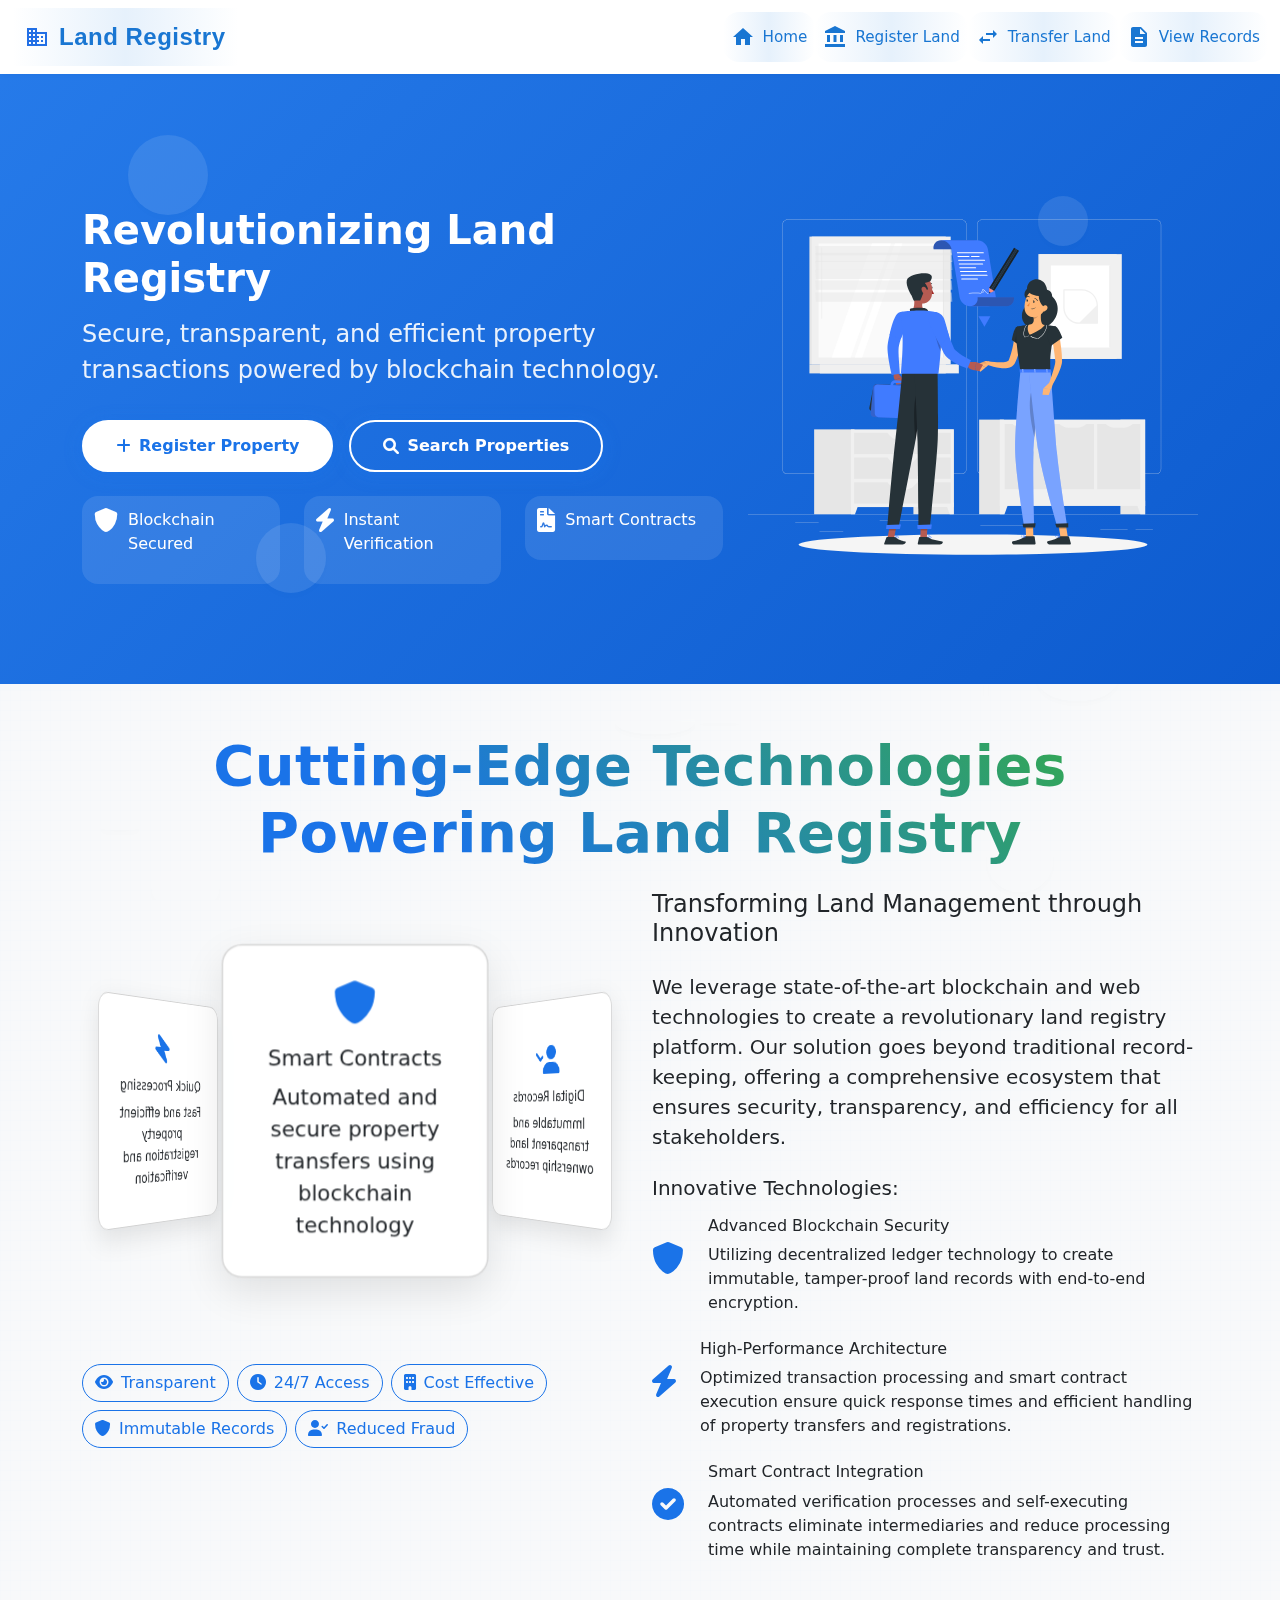
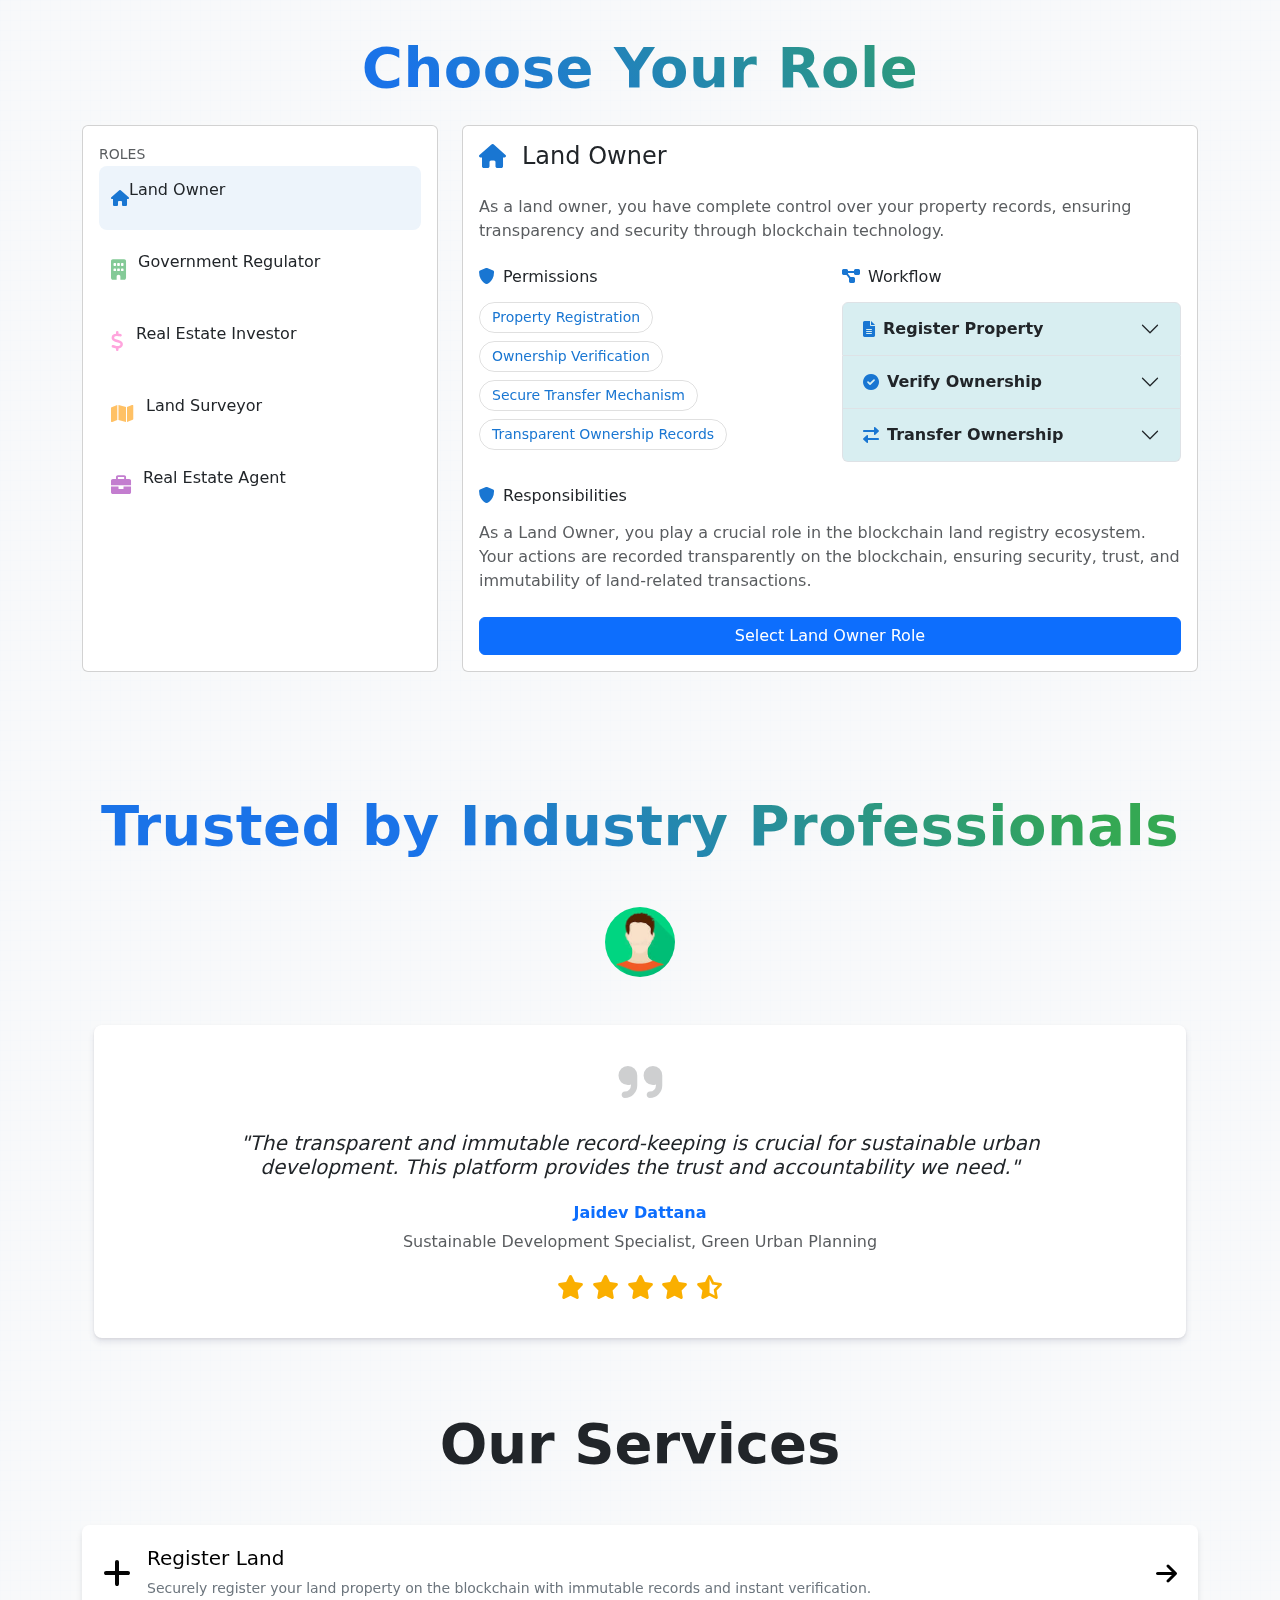
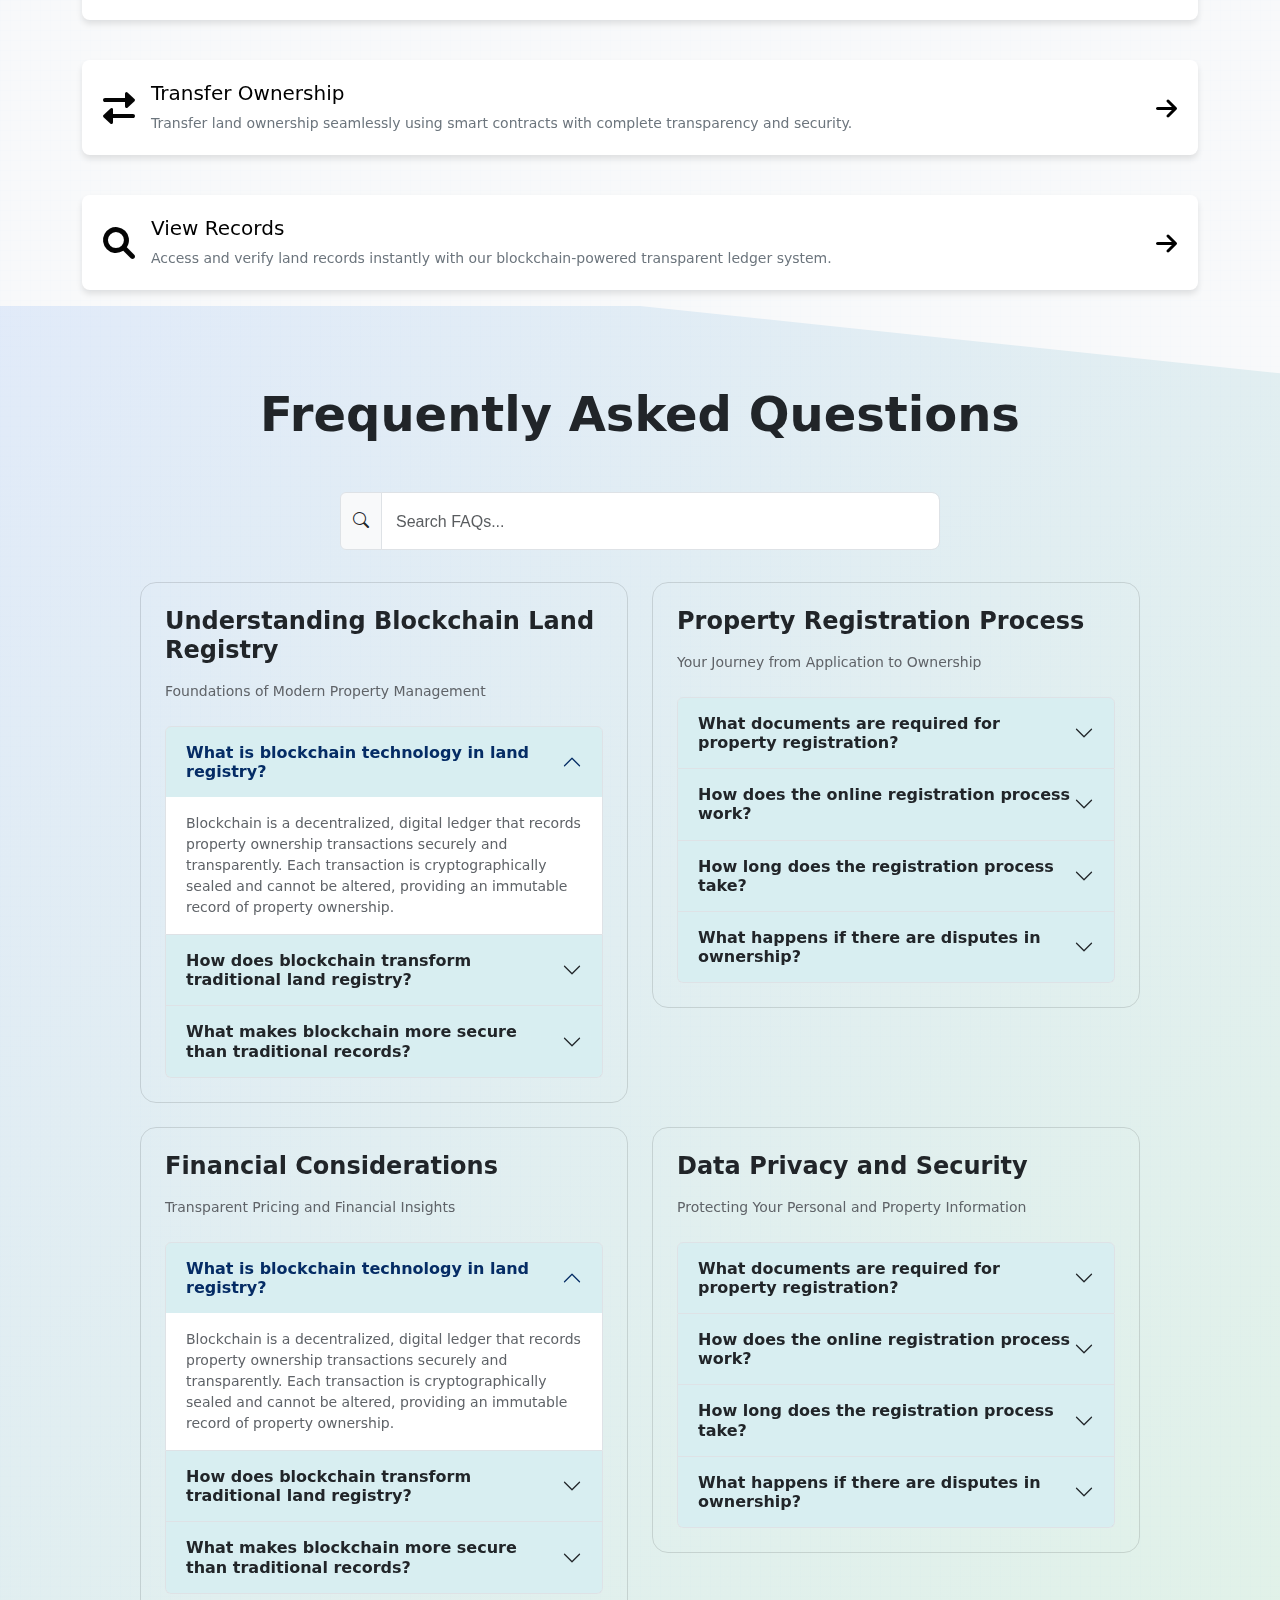
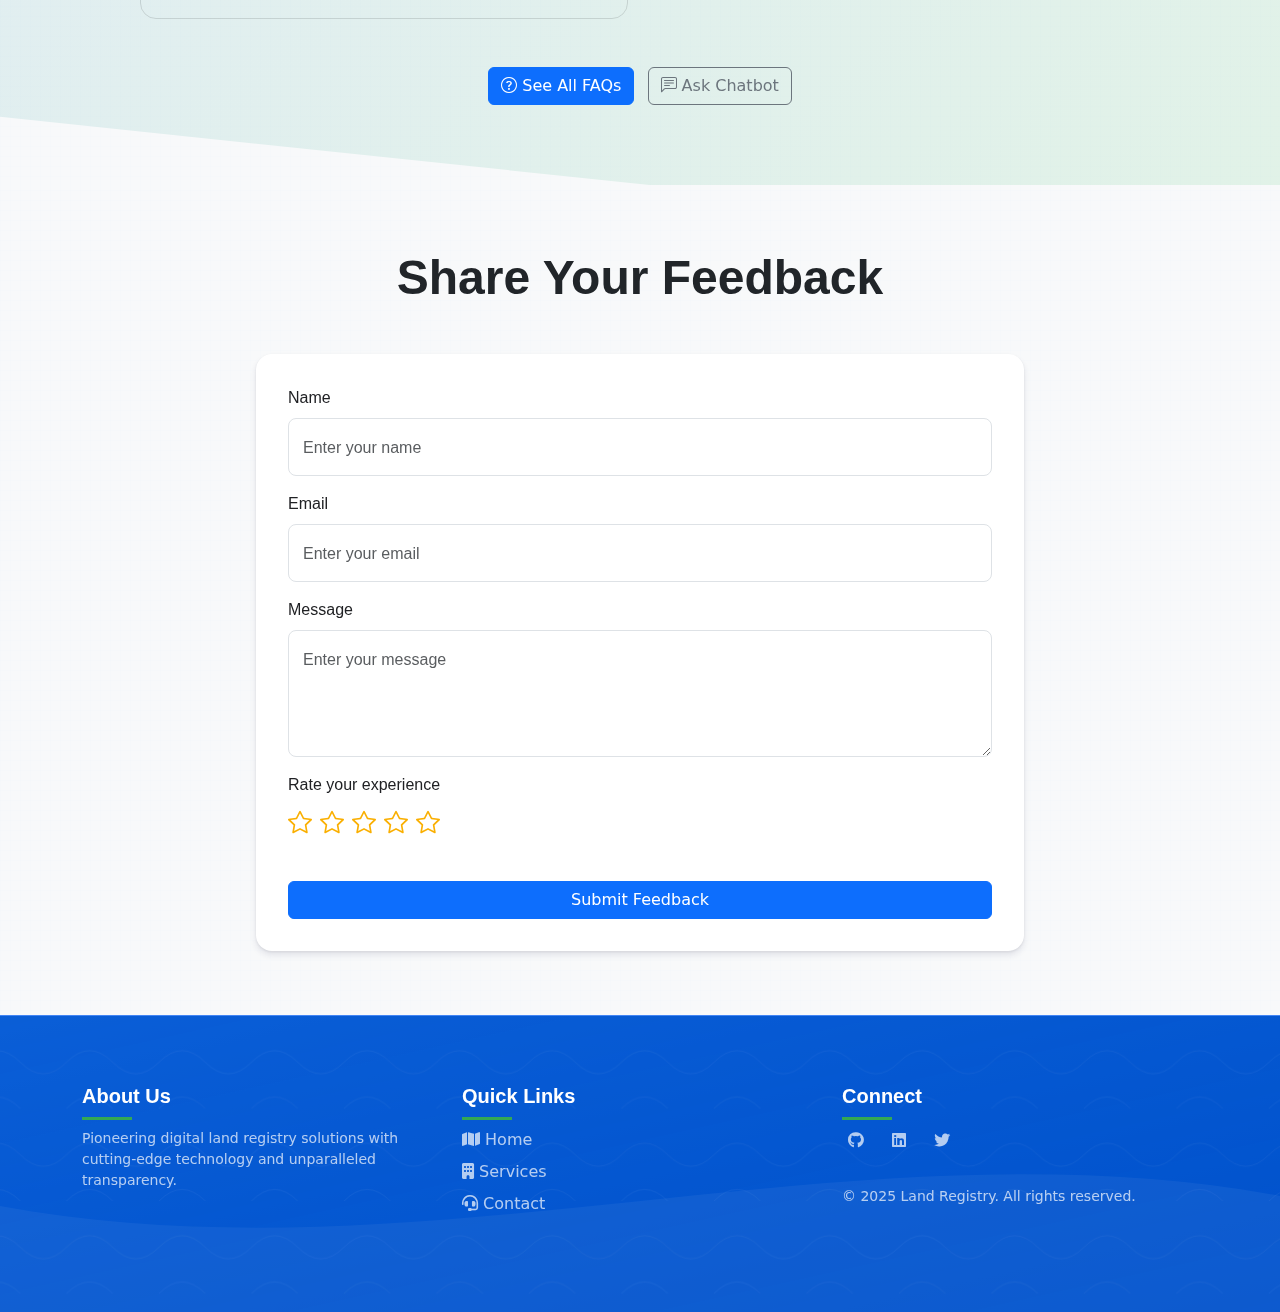
<file: index.html>
<!DOCTYPE html>
<html lang="en">
<head>
    <meta charset="UTF-8">
    <meta name="viewport" content="width=device-width, initial-scale=1.0">
    <title>Workflow Toggle</title>
    <link rel="icon" type="image/svg+xml" href="/favicon.svg">
      <!-- Bootstrap CSS -->
    <link href="https://cdn.jsdelivr.net/npm/bootstrap@5.2.0/dist/css/bootstrap.min.css" rel="stylesheet">
    <!-- Font Awesome -->
    <link href="https://cdn.jsdelivr.net/npm/bootstrap-icons@1.10.5/font/bootstrap-icons.css" rel="stylesheet">
    <link href="https://cdnjs.cloudflare.com/ajax/libs/font-awesome/6.0.0-beta3/css/all.min.css" rel="stylesheet">
    <!-- jQuery -->
    <script src="https://code.jquery.com/jquery-3.6.0.min.js"></script>
    <link rel="stylesheet" type="text/css" href="style.css">
    <script type="text/javascript" src="script.js"></script>
    
</head>
<body>
    <div id="root">
        <div class="background-bubbles">
            <div class="bubble" style="left: 7.61982%; top: 91.4572%; width: 44.3936px; height: 7.28238px; animation-delay: 9.34639s;"></div>
            <div class="bubble" style="left: 81.0041%; top: 72.9437%; width: 81.459px; height: 44.4959px; animation-delay: 3.74449s;"></div>
            <div class="bubble" style="left: 75.6808%; top: 7.62464%; width: 18.914px; height: 91.8345px; animation-delay: 2.10634s;"></div>
            <div class="bubble" style="left: 48.0161%; top: 78.8303%; width: 80.1145px; height: 24.0891px; animation-delay: 8.0167s;"></div>
            <div class="bubble" style="left: 94.6817%; top: 14.2602%; width: 99.8061px; height: 31.9822px; animation-delay: 2.37363s;"></div>
            <div class="bubble" style="left: 60.1133%; top: 70.6344%; width: 52.7191px; height: 46.687px; animation-delay: 0.288905s;"></div>
            <div class="bubble" style="left: 76.8636%; top: 74.4449%; width: 4.22634px; height: 32.5666px; animation-delay: 3.31199s;"></div>
            <div class="bubble" style="left: 75.7617%; top: 2.74116%; width: 55.4424px; height: 19.7148px; animation-delay: 2.9584s;"></div>
            <div class="bubble" style="left: 41.7492%; top: 2.87242%; width: 82.9009px; height: 61.9409px; animation-delay: 8.14512s;"></div>
            <div class="bubble" style="left: 40.3207%; top: 60.9555%; width: 55.1531px; height: 76.8724px; animation-delay: 4.47686s;"></div>
            <div class="bubble" style="left: 94.4171%; top: 42.1895%; width: 30.4209px; height: 14.611px; animation-delay: 1.65992s;"></div>
            <div class="bubble" style="left: 52.7627%; top: 79.9082%; width: 88.5273px; height: 2.80874px; animation-delay: 1.47899s;"></div>
            <div class="bubble" style="left: 77.1398%; top: 91.9505%; width: 65.7002px; height: 64.8706px; animation-delay: 6.43408s;"></div>
            <div class="bubble" style="left: 63.1803%; top: 38.4933%; width: 80.952px; height: 47.0493px; animation-delay: 7.1473s;"></div>
            <div class="bubble" style="left: 52.3896%; top: 1.80842%; width: 42.2559px; height: 12.9546px; animation-delay: 0.71668s;"></div>
            <div class="bubble" style="left: 55.5351%; top: 13.2941%; width: 49.0888px; height: 10.6576px; animation-delay: 2.14797s;"></div>
            <div class="bubble" style="left: 77.9432%; top: 28.3264%; width: 67.5186px; height: 38.9072px; animation-delay: 1.90628s;"></div>
            <div class="bubble" style="left: 60.3866%; top: 59.553%; width: 66.7149px; height: 77.4635px; animation-delay: 2.49014s;"></div>
            <div class="bubble" style="left: 95.4853%; top: 21.6678%; width: 31.5046px; height: 87.6403px; animation-delay: 8.59344s;"></div>
            <div class="bubble" style="left: 11.911%; top: 96.4872%; width: 66.3508px; height: 42.3157px; animation-delay: 2.45741s;"></div>
        </div>
    

<header class="navbar navbar-expand-lg navbar-custom">
        <div class="container-fluid">
            <a class="navbar-brand" href="index.html">
                <svg xmlns="http://www.w3.org/2000/svg" width="24" height="24" viewBox="0 0 24 24" fill="currentColor">
                    <path d="M12 7V3H2v18h20V7zM6 19H4v-2h2zm0-4H4v-2h2zm0-4H4V9h2zm0-4H4V5h2zm4 12H8v-2h2zm0-4H8v-2h2zm0-4H8V9h2zm0-4H8V5h2zm10 12h-8v-2h2v-2h-2v-2h2v-2h-2V9h8zm-2-8h-2v2h2zm0 4h-2v2h2z"></path>
                </svg>
                <h5 class="mb-0 registry-text">Land Registry</h5>
            </a>
            <button class="navbar-toggler" type="button" data-bs-toggle="collapse" data-bs-target="#navbarNav" aria-controls="navbarNav" aria-expanded="false" aria-label="Toggle navigation">
                <span class="navbar-toggler-icon"></span>
            </button>
            <div class="collapse navbar-collapse" id="navbarNav">
                <ul class="navbar-nav ms-auto">
                    <li class="nav-item">
                        <a class="nav-link nav-button" href="file:///C:/Users/LENOVO/Downloads/Registry/index.html">
                            <svg xmlns="http://www.w3.org/2000/svg" width="24" height="24" viewBox="0 0 24 24" fill="currentColor">
                                <path d="M10 20v-6h4v6h5v-8h3L12 3 2 12h3v8z"></path>
                            </svg>
                            Home
                        </a>
                    </li>
                    <li class="nav-item">
                        <a class="nav-link nav-button" href="pages/register-land.html">
                            <svg xmlns="http://www.w3.org/2000/svg" width="24" height="24" viewBox="0 0 24 24" fill="currentColor">
                                <path d="M4 10h3v7H4zm6.5 0h3v7h-3zM2 19h20v3H2zm15-9h3v7h-3zm-5-9L2 6v2h20V6z"></path>
                            </svg>
                            Register Land
                        </a>
                    </li>
                    <li class="nav-item">
                        <a class="nav-link nav-button" href="pages/transfer-land.html">
                            <svg xmlns="http://www.w3.org/2000/svg" width="24" height="24" viewBox="0 0 24 24" fill="currentColor">
                                <path d="M6.99 11 3 15l3.99 4v-3H14v-2H6.99zM21 9l-3.99-4v3H10v2h7.01v3z"></path>
                            </svg>
                            Transfer Land
                        </a>
                    </li>
                    <li class="nav-item">
                        <a class="nav-link nav-button" href="pages/view-land.html">
                            <svg xmlns="http://www.w3.org/2000/svg" width="24" height="24" viewBox="0 0 24 24" fill="currentColor">
                                <path d="M14 2H6c-1.1 0-1.99.9-1.99 2L4 20c0 1.1.89 2 1.99 2H18c1.1 0 2-.9 2-2V8zm2 16H8v-2h8zm0-4H8v-2h8zm-3-5V3.5L18.5 9z"></path>
                            </svg>
                            View Records
                        </a>
                    </li>
                </ul>
            </div>
        </div>
    </header>
 
 <!-- Revolutionizing Land Registry -->
   <section class="hero-section">
    <div class="container">
        <div class="bubble bubble-1"></div>
        <div class="bubble bubble-2"></div>
        <div class="bubble bubble-3"></div>
        <div class="row align-items-center">
            <!-- Left Side: Text Content -->
            <div class="col-lg-7 col-md-6 col-12 text-center text-md-start">
                <h1 class="hero-title">Revolutionizing Land Registry</h1>
                <p class="hero-subtitle">
                    Secure, transparent, and efficient property transactions powered by blockchain technology.
                </p>
                <!-- Buttons (Stacked on mobile, inline on desktop) -->
                <div class="d-flex flex-column flex-md-row gap-3 justify-content-center justify-content-md-start">
                    <button class="btn btn-custom btn-primary-custom">
                        <i class="fas fa-plus me-2"></i>Register Property
                    </button>
                    <button class="btn btn-custom btn-outline-search">
                        <i class="fas fa-search me-2"></i>Search Properties
                    </button>
                </div>
                <!-- Features Section -->
                <div class="row mt-4">
                    <div class="col-12 col-sm-4">
                        <div class="feature-smart">
                            <i class="fas fa-shield-alt smart-icon fa-2x"></i>
                            <p class="smart-text">Blockchain Secured</p>
                        </div>
                    </div>
                    <div class="col-12 col-sm-4">
                        <div class="feature-smart">
                            <i class="fas fa-bolt smart-icon fa-2x"></i>
                            <p class="smart-text">Instant Verification</p>
                        </div>
                    </div>
                    <div class="col-12 col-sm-4">
                        <div class="feature-smart">
                            <i class="fas fa-file-contract smart-icon fa-2x"></i>
                            <p class="smart-text">Smart Contracts</p>
                        </div>
                    </div>
                </div>
            </div>
            <!-- Right Side: Image -->
            <div class="col-lg-5 col-md-6 col-12 text-center mt-4 mt-md-0">
                <img src="img/hero-illustration.svg" alt="Land Registry Illustration" class="hero-illustration img-fluid">
            </div>
        </div>
    </div>
</section>


    <div class="container my-5">
        <h3 class="gradient-text display-4 mb-4">Cutting-Edge Technologies Powering Land Registry</h3>
        <div class="row">
            <div class="col-md-6">
                <div class="card-3d" id="carousel">
                    <div class="card" id="card1">
                        <i class="fas fa-shield-alt feature-icon"></i>
                        <h6 class="card-title">Smart Contracts</h6>
                        <p class="card-text">Automated and secure property transfers using blockchain technology</p>
                    </div>
                    <div class="card" id="card2">
                        <i class="fas fa-user-check feature-icon"></i>
                        <h6 class="card-title">Digital Records</h6>
                        <p class="card-text">Immutable and transparent land ownership records</p>
                    </div>
                    <div class="card" id="card3">
                        <i class="fas fa-bolt feature-icon"></i>
                        <h6 class="card-title">Quick Processing</h6>
                        <p class="card-text">Fast and efficient property registration and verification</p>
                    </div>
                </div>
                <div class="d-flex flex-wrap gap-2 mt-4">
                    <button class="btn btn-outline-custom">
                        <i class="fas fa-eye me-2"></i>Transparent
                    </button>
                    <button class="btn btn-outline-custom">
                        <i class="fas fa-clock me-2"></i>24/7 Access
                    </button>
                    <button class="btn btn-outline-custom">
                        <i class="fas fa-building me-2"></i>Cost Effective
                    </button>
                    <button class="btn btn-outline-custom">
                        <i class="fas fa-shield-alt me-2"></i>Immutable Records
                    </button>
                    <button class="btn btn-outline-custom">
                        <i class="fas fa-user-check me-2"></i>Reduced Fraud
                    </button>
                </div>
            </div>
            <div class="col-md-6">
                <h5 class="h4 mb-4">Transforming Land Management through Innovation</h5>
                <p class="lead mb-4">We leverage state-of-the-art blockchain and web technologies to create a revolutionary land registry platform. Our solution goes beyond traditional record-keeping, offering a comprehensive ecosystem that ensures security, transparency, and efficiency for all stakeholders.</p>
                <h6 class="h5 mb-3">Innovative Technologies:</h6>
                <div class="row">
                    <div class="col-md-12 mb-4" id="feature1">
                        <div class="d-flex align-items-center">
                            <i class="fas fa-shield-alt feature-icon me-4"></i>
                            <div>
                                <h6 class="h6 mb-2">Advanced Blockchain Security</h6>
                                <p class="mb-0">Utilizing decentralized ledger technology to create immutable, tamper-proof land records with end-to-end encryption.</p>
                            </div>
                        </div>
                    </div>
                    <div class="col-md-12 mb-4" id="feature2">
                        <div class="d-flex align-items-center">
                            <i class="fas fa-bolt feature-icon me-4"></i>
                            <div>
                                <h6 class="h6 mb-2">High-Performance Architecture</h6>
                                <p class="mb-0">Optimized transaction processing and smart contract execution ensure quick response times and efficient handling of property transfers and registrations.</p>
                            </div>
                        </div>
                    </div>
                    <div class="col-md-12 mb-4" id="feature3">
                        <div class="d-flex align-items-center">
                            <i class="fas fa-check-circle feature-icon me-4"></i>
                            <div>
                                <h6 class="h6 mb-2">Smart Contract Integration</h6>
                                <p class="mb-0">Automated verification processes and self-executing contracts eliminate intermediaries and reduce processing time while maintaining complete transparency and trust.</p>
                            </div>
                        </div>
                    </div>
                </div>
            </div>
        </div>
    </div>



<!-- Section Choose Your Role Land Owner-->
<div class="container my-5">
    <h3 class="text-center display-4 fw-bold gradient-text mb-4">Choose Your Role</h3>
    <div class="row">
        <div class="col-md-4">
            <div class="card h-100">
                <div class="card-body">
                    <span class="text-uppercase text-muted small">ROLES</span>
                    <!-- Role Cards -->
                    <div class="role-card active" data-target="land-owner">
                        <i class="fas fa-home role-iconc role-h"></i>
                        <p class="role-name">Land Owner</p>
                    </div>
                    <div class="role-card" data-target="government-regulator">
                        <i class="fas fa-building role-icon role-hb"></i>
                        <p class="role-name">Government Regulator</p>
                    </div>
                    <div class="role-card" data-target="real-estate-investor">
                        <i class="fas fa-dollar-sign role-icon role-dob"></i>
                        <p class="role-name">Real Estate Investor</p>
                    </div>
                    <div class="role-card" data-target="land-surveyor">
                        <i class="fas fa-map role-icon role-dmo"></i>
                        <p class="role-name">Land Surveyor</p>
                    </div>
                    <div class="role-card" data-target="real-estate-agent">
                        <i class="fas fa-briefcase role-icon role-dmob"></i>
                        <p class="role-name">Real Estate Agent</p>
                    </div>
                </div>
            </div>
        </div>
        <div class="col-md-8">
            <div class="card h-100">
                <div class="card-body">
                    <!-- Content Sections -->
                    <div id="land-owner" class="content-section active">
                        <div class="d-flex align-items-center mb-4">
                            <i class="fas fa-home me-3 fs-4 role-h"></i>
                            <h4 class="mb-0">Land Owner</h4>
                        </div>
                        <p class="text-muted mb-4">As a land owner, you have complete control over your property records, ensuring transparency and security through blockchain technology.</p>
                        <div class="row mb-4">
                            <div class="col-md-6">
                                <h6 class="d-flex align-items-center mb-3">
                                    <i class="fas fa-shield-alt me-2 role-h"></i>Permissions
                                </h6>
                                <div class="d-flex flex-wrap">
                                    <span class="chip role-h">Property Registration</span>
                                    <span class="chip role-h">Ownership Verification</span>
                                    <span class="chip role-h">Secure Transfer Mechanism</span>
                                    <span class="chip role-h">Transparent Ownership Records</span>
                                </div>
                            </div>
                            <div class="col-md-6">
                                <h6 class="d-flex align-items-center mb-3">
                                    <i class="fas fa-project-diagram me-2 role-h"></i>Workflow
                                </h6>
                                <div class="accordion" id="workflowAccordion">
                                    <!-- Register Property -->
                                    <div class="accordion-item">
                                        <h2 class="accordion-header" id="headingOne">
                                            <button class="accordion-button collapsed" type="button" data-bs-toggle="collapse" data-bs-target="#collapseOne" aria-expanded="false" aria-controls="collapseOne">
                                                <i class="fas fa-file-alt me-2 role-h"></i>Register Property
                                            </button>
                                        </h2>
                                        <div id="collapseOne" class="accordion-collapse collapse" aria-labelledby="headingOne" data-bs-parent="#workflowAccordion">
                                            <div class="accordion-body">
                                                <p class="small text-muted">Register your property on the blockchain.</p>
                                                <div class="d-flex align-items-center mb-2">
                                                    <i class="fas fa-user me-2 role-h"></i>
                                                    <div>
                                                        <p class="small mb-0">What is the first step in registering a property?</p>
                                                        <p class="small text-muted">The first step is to create a digital identity and connect your wallet.</p>
                                                    </div>
                                                </div>
                                                <div class="d-flex align-items-center">
                                                    <i class="fas fa-check-circle me-2 role-h"></i>
                                                    <div>
                                                        <p class="small mb-0">How do I create a digital identity?</p>
                                                        <p class="small text-muted">You can create a digital identity by providing your personal details and verifying your identity through our platform.</p>
                                                    </div>
                                                </div>
                                            </div>
                                        </div>
                                    </div>
                                    <!-- Verify Ownership -->
                                    <div class="accordion-item">
                                        <h2 class="accordion-header" id="headingTwo">
                                            <button class="accordion-button collapsed" type="button" data-bs-toggle="collapse" data-bs-target="#collapseTwo" aria-expanded="false" aria-controls="collapseTwo">
                                                <i class="fas fa-check-circle me-2 role-h"></i>Verify Ownership
                                            </button>
                                        </h2>
                                        <div id="collapseTwo" class="accordion-collapse collapse" aria-labelledby="headingTwo" data-bs-parent="#workflowAccordion">
                                            <div class="accordion-body">
                                                <p class="small text-muted">Verify your ownership of the property.</p>
                                                <div class="d-flex align-items-center mb-2">
                                                    <i class="fas fa-gavel me-2 role-h"></i>
                                                    <div>
                                                        <p class="small mb-0">How do I verify my ownership of the property?</p>
                                                        <p class="small text-muted">You can verify your ownership by providing proof of ownership documents and undergoing a verification process.</p>
                                                    </div>
                                                </div>
                                                <div class="d-flex align-items-center">
                                                    <i class="fas fa-file-alt me-2"></i>
                                                    <div>
                                                        <p class="small mb-0">What documents do I need to provide?</p>
                                                        <p class="small text-muted">You will need to provide proof of ownership documents such as a deed or title.</p>
                                                    </div>
                                                </div>
                                            </div>
                                        </div>
                                    </div>
                                    <!-- Transfer Ownership -->
                                    <div class="accordion-item">
                                        <h2 class="accordion-header" id="headingThree">
                                            <button class="accordion-button collapsed" type="button" data-bs-toggle="collapse" data-bs-target="#collapseThree" aria-expanded="false" aria-controls="collapseThree">
                                                <i class="fas fa-exchange-alt me-2 role-h"></i>Transfer Ownership
                                            </button>
                                        </h2>
                                        <div id="collapseThree" class="accordion-collapse collapse" aria-labelledby="headingThree" data-bs-parent="#workflowAccordion">
                                            <div class="accordion-body">
                                                <p class="small text-muted">Transfer ownership of the property.</p>
                                                <div class="d-flex align-items-center mb-2">
                                                    <i class="fas fa-arrow-right me-2 role-h"></i>
                                                    <div>
                                                        <p class="small mb-0">How do I transfer ownership of the property?</p>
                                                        <p class="small text-muted">You can transfer ownership by creating a new transaction and verifying the transfer.</p>
                                                    </div>
                                                </div>
                                                <div class="d-flex align-items-center">
                                                    <i class="fas fa-check-circle me-2"></i>
                                                    <div>
                                                        <p class="small mb-0">What is the verification process?</p>
                                                        <p class="small text-muted">The verification process involves confirming the transfer details and verifying the new owner's identity.</p>
                                                    </div>
                                                </div>
                                            </div>
                                        </div>
                                    </div>
                                </div>
                            </div>
                        </div>
                        <h6 class="d-flex align-items-center mb-3">
                            <i class="fas fa-shield-alt me-2 role-h"></i>Responsibilities
                        </h6>
                        <p class="text-muted mb-4">As a Land Owner, 
                        you play a crucial role in the blockchain land
                        registry ecosystem. Your actions are recorded 
                        transparently on the blockchain, ensuring security, 
                         trust, and immutability of land-related transactions.</p>
                        <button class="btn btn-primary w-100">Select Land Owner Role</button>
                    </div>

                    <div id="government-regulator" class="content-section">
                        <div class="d-flex align-items-center mb-4">
                            <i class="fas fa-building me-3 fs-4 role-hb"></i>
                            <h4 class="mb-0">Government Regulator</h4>
                        </div>
                        <p class="text-muted mb-4">As a government regulator, you oversee land transactions and ensure compliance with regulations.</p>
                        <div class="row mb-4">
                            <div class="col-md-6">
                                <h6 class="d-flex align-items-center mb-3">
                                    <i class="fas fa-shield-alt me-2 role-hb"></i>Permissions
                                </h6>
                                <div class="d-flex flex-wrap">
                                    <span class="chip role-hb">Property Registration</span>
                                    <span class="chip role-hb">Ownership Verification</span>
                                    <span class="chip role-hb">Secure Transfer Mechanism</span>
                                    <span class="chip role-hb">Transparent Ownership Records</span>
                                </div>
                            </div>
                            <div class="col-md-6">
                                <h6 class="d-flex align-items-center mb-3">
                                    <i class="fas fa-project-diagram me-2 role-hb"></i>Workflow
                                </h6>
                                <div class="accordion" id="workflowAccordion">
                                    <!-- Register Property -->
                                    <div class="accordion-item">
                                        <h2 class="accordion-header" id="headingOne">
                                            <button class="accordion-button collapsed" type="button" data-bs-toggle="collapse" data-bs-target="#collapseOne" aria-expanded="false" aria-controls="collapseOne">
                                                <i class="fas fa-file-alt me-2 role-hb"></i>Register Property
                                            </button>
                                        </h2>
                                        <div id="collapseOne" class="accordion-collapse collapse" aria-labelledby="headingOne" data-bs-parent="#workflowAccordion">
                                            <div class="accordion-body">
                                                <p class="small text-muted">Register your property on the blockchain.</p>
                                                <div class="d-flex align-items-center mb-2">
                                                    <i class="fas fa-user me-2 role-hb"></i>
                                                    <div>
                                                        <p class="small mb-0">What is the first step in registering a property?</p>
                                                        <p class="small text-muted">The first step is to create a digital identity and connect your wallet.</p>
                                                    </div>
                                                </div>
                                                <div class="d-flex align-items-center">
                                                    <i class="fas fa-check-circle me-2"></i>
                                                    <div>
                                                        <p class="small mb-0">How do I create a digital identity?</p>
                                                        <p class="small text-muted">You can create a digital identity by providing your personal details and verifying your identity through our platform.</p>
                                                    </div>
                                                </div>
                                            </div>
                                        </div>
                                    </div>
                                    <!-- Verify Ownership -->
                                    <div class="accordion-item">
                                        <h2 class="accordion-header" id="headingTwo">
                                            <button class="accordion-button collapsed" type="button" data-bs-toggle="collapse" data-bs-target="#collapseTwo" aria-expanded="false" aria-controls="collapseTwo">
                                                <i class="fas fa-check-circle me-2 role-hb"></i>Verify Ownership
                                            </button>
                                        </h2>
                                        <div id="collapseTwo" class="accordion-collapse collapse" aria-labelledby="headingTwo" data-bs-parent="#workflowAccordion">
                                            <div class="accordion-body">
                                                <p class="small text-muted">Verify your ownership of the property.</p>
                                                <div class="d-flex align-items-center mb-2">
                                                    <i class="fas fa-gavel me-2 role-hb"></i>
                                                    <div>
                                                        <p class="small mb-0">How do I verify my ownership of the property?</p>
                                                        <p class="small text-muted">You can verify your ownership by providing proof of ownership documents and undergoing a verification process.</p>
                                                    </div>
                                                </div>
                                                <div class="d-flex align-items-center">
                                                    <i class="fas fa-file-alt me-2 role-hb"></i>
                                                    <div>
                                                        <p class="small mb-0">What documents do I need to provide?</p>
                                                        <p class="small text-muted">You will need to provide proof of ownership documents such as a deed or title.</p>
                                                    </div>
                                                </div>
                                            </div>
                                        </div>
                                    </div>
                                    <!-- Transfer Ownership -->
                                    <div class="accordion-item">
                                        <h2 class="accordion-header" id="headingThree">
                                            <button class="accordion-button collapsed" type="button" data-bs-toggle="collapse" data-bs-target="#collapseThree" aria-expanded="false" aria-controls="collapseThree">
                                                <i class="fas fa-exchange-alt me-2 role-hb"></i>Transfer Ownership
                                            </button>
                                        </h2>
                                        <div id="collapseThree" class="accordion-collapse collapse" aria-labelledby="headingThree" data-bs-parent="#workflowAccordion">
                                            <div class="accordion-body">
                                                <p class="small text-muted">Transfer ownership of the property.</p>
                                                <div class="d-flex align-items-center mb-2">
                                                    <i class="fas fa-arrow-right me-2 role-hb"></i>
                                                    <div>
                                                        <p class="small mb-0">How do I transfer ownership of the property?</p>
                                                        <p class="small text-muted">You can transfer ownership by creating a new transaction and verifying the transfer.</p>
                                                    </div>
                                                </div>
                                                <div class="d-flex align-items-center">
                                                    <i class="fas fa-check-circle me-2 role-hb"></i>
                                                    <div>
                                                        <p class="small mb-0">What is the verification process?</p>
                                                        <p class="small text-muted">The verification process involves confirming the transfer details and verifying the new owner's identity.</p>
                                                    </div>
                                                </div>
                                            </div>
                                        </div>
                                    </div>
                                </div>
                            </div>
                        </div>
                       <h6 class="d-flex align-items-center mb-3">
                            <i class="fas fa-shield-alt me-2 role-hb"></i>Responsibilities
                        </h6>
                        <p class="text-muted mb-4">As a Land Owner, 
                        you play a crucial role in the blockchain land
                        registry ecosystem. Your actions are recorded 
                        transparently on the blockchain, ensuring security, 
                         trust, and immutability of land-related transactions.</p>
                        <button class="btn btn-primary w-100">Select Government Regulator Role</button>
                    </div>

                    <div id="real-estate-investor" class="content-section">
                        <div class="d-flex align-items-center mb-4">
                            <i class="fas fa-dollar-sign me-3 fs-4 role-dob"></i>
                            <h4 class="mb-0">Real Estate Investor</h4>
                        </div>
                        
                        <p class="text-muted mb-4">As a real estate investor, you can explore and invest in properties securely using blockchain technology.</p>
                        
                        <div class="row mb-4">
                            <div class="col-md-6">
                                <h6 class="d-flex align-items-center mb-3">
                                    <i class="fas fa-shield-alt me-2 role-dob"></i>Permissions
                                </h6>
                                <div class="d-flex flex-wrap">
                                    <span class="chip role-dob">Property Registration</span>
                                    <span class="chip role-dob">Ownership Verification</span>
                                    <span class="chip role-dob">Secure Transfer Mechanism</span>
                                    <span class="chip role-dob">Transparent Ownership Records</span>
                                </div>
                            </div>
                            <div class="col-md-6">
                                <h6 class="d-flex align-items-center mb-3">
                                    <i class="fas fa-project-diagram me-2 role-dob"></i>Workflow
                                </h6>
                                <div class="accordion" id="workflowAccordion">
                                    <!-- Register Property -->
                                    <div class="accordion-item">
                                        <h2 class="accordion-header" id="headingOne">
                                            <button class="accordion-button collapsed" type="button" data-bs-toggle="collapse" data-bs-target="#collapseOne" aria-expanded="false" aria-controls="collapseOne">
                                                <i class="fas fa-file-alt me-2 role-dob"></i>Register Property
                                            </button>
                                        </h2>
                                        <div id="collapseOne" class="accordion-collapse collapse" aria-labelledby="headingOne" data-bs-parent="#workflowAccordion">
                                            <div class="accordion-body">
                                                <p class="small text-muted">Register your property on the blockchain.</p>
                                                <div class="d-flex align-items-center mb-2">
                                                    <i class="fas fa-user me-2 role-dob"></i>
                                                    <div>
                                                        <p class="small mb-0">What is the first step in registering a property?</p>
                                                        <p class="small text-muted">The first step is to create a digital identity and connect your wallet.</p>
                                                    </div>
                                                </div>
                                                <div class="d-flex align-items-center">
                                                    <i class="fas fa-check-circle me-2 role-dob"></i>
                                                    <div>
                                                        <p class="small mb-0">How do I create a digital identity?</p>
                                                        <p class="small text-muted">You can create a digital identity by providing your personal details and verifying your identity through our platform.</p>
                                                    </div>
                                                </div>
                                            </div>
                                        </div>
                                    </div>
                                    <!-- Verify Ownership -->
                                    <div class="accordion-item">
                                        <h2 class="accordion-header" id="headingTwo">
                                            <button class="accordion-button collapsed" type="button" data-bs-toggle="collapse" data-bs-target="#collapseTwo" aria-expanded="false" aria-controls="collapseTwo">
                                                <i class="fas fa-check-circle me-2 role-dob"></i>Verify Ownership
                                            </button>
                                        </h2>
                                        <div id="collapseTwo" class="accordion-collapse collapse" aria-labelledby="headingTwo" data-bs-parent="#workflowAccordion">
                                            <div class="accordion-body">
                                                <p class="small text-muted">Verify your ownership of the property.</p>
                                                <div class="d-flex align-items-center mb-2">
                                                    <i class="fas fa-gavel me-2 role-dob"></i>
                                                    <div>
                                                        <p class="small mb-0">How do I verify my ownership of the property?</p>
                                                        <p class="small text-muted">You can verify your ownership by providing proof of ownership documents and undergoing a verification process.</p>
                                                    </div>
                                                </div>
                                                <div class="d-flex align-items-center">
                                                    <i class="fas fa-file-alt me-2 role-dob"></i>
                                                    <div>
                                                        <p class="small mb-0">What documents do I need to provide?</p>
                                                        <p class="small text-muted">You will need to provide proof of ownership documents such as a deed or title.</p>
                                                    </div>
                                                </div>
                                            </div>
                                        </div>
                                    </div>
                                    <!-- Transfer Ownership -->
                                    <div class="accordion-item">
                                        <h2 class="accordion-header" id="headingThree">
                                            <button class="accordion-button collapsed" type="button" data-bs-toggle="collapse" data-bs-target="#collapseThree" aria-expanded="false" aria-controls="collapseThree">
                                                <i class="fas fa-exchange-alt me-2 role-dob"></i>Transfer Ownership
                                            </button>
                                        </h2>
                                        <div id="collapseThree" class="accordion-collapse collapse" aria-labelledby="headingThree" data-bs-parent="#workflowAccordion">
                                            <div class="accordion-body">
                                                <p class="small text-muted">Transfer ownership of the property.</p>
                                                <div class="d-flex align-items-center mb-2">
                                                    <i class="fas fa-arrow-right me-2 role-dob"></i>
                                                    <div>
                                                        <p class="small mb-0">How do I transfer ownership of the property?</p>
                                                        <p class="small text-muted">You can transfer ownership by creating a new transaction and verifying the transfer.</p>
                                                    </div>
                                                </div>
                                                <div class="d-flex align-items-center">
                                                    <i class="fas fa-check-circle me-2"></i>
                                                    <div>
                                                        <p class="small mb-0">What is the verification process?</p>
                                                        <p class="small text-muted">The verification process involves confirming the transfer details and verifying the new owner's identity.</p>
                                                    </div>
                                                </div>
                                            </div>
                                        </div>
                                    </div>
                                </div>
                            </div>
                        </div>
                        <h6 class="d-flex align-items-center mb-3">
                            <i class="fas fa-shield-alt me-2 role-dob"></i>Responsibilities
                        </h6>
                        <p class="text-muted mb-4">As a Land Owner, 
                        you play a crucial role in the blockchain land
                        registry ecosystem. Your actions are recorded 
                        transparently on the blockchain, ensuring security, 
                         trust, and immutability of land-related transactions.</p>
                        <button class="btn btn-primary w-100">Select Real Estate Investor Role</button>
                    </div>

                    <div id="land-surveyor" class="content-section">
                        <div class="d-flex align-items-center mb-4">
                            <i class="fas fa-map me-3 fs-4 role-dmo"></i>
                            <h4 class="mb-0">Land Surveyor</h4>
                        </div>
                        <p class="text-muted mb-4">As a land surveyor, you provide accurate land measurements and data for property registration.</p>
                        <div class="row mb-4">
                            <div class="col-md-6">
                                <h6 class="d-flex align-items-center mb-3">
                                    <i class="fas fa-shield-alt me-2 role-dmo"></i>Permissions
                                </h6>
                                <div class="d-flex flex-wrap">
                                    <span class="chip role-dmo">Property Registration</span>
                                    <span class="chip role-dmo">Ownership Verification</span>
                                    <span class="chip role-dmo">Secure Transfer Mechanism</span>
                                    <span class="chip role-dmo">Transparent Ownership Records</span>
                                </div>
                            </div>
                            <div class="col-md-6">
                                <h6 class="d-flex align-items-center mb-3">
                                    <i class="fas fa-project-diagram me-2 role-dmo"></i>Workflow
                                </h6>
                                <div class="accordion" id="workflowAccordion">
                                    <!-- Register Property -->
                                    <div class="accordion-item">
                                        <h2 class="accordion-header" id="headingOne">
                                            <button class="accordion-button collapsed" type="button" data-bs-toggle="collapse" data-bs-target="#collapseOne" aria-expanded="false" aria-controls="collapseOne">
                                                <i class="fas fa-file-alt me-2 role-dmo"></i>Register Property
                                            </button>
                                        </h2>
                                        <div id="collapseOne" class="accordion-collapse collapse" aria-labelledby="headingOne" data-bs-parent="#workflowAccordion">
                                            <div class="accordion-body">
                                                <p class="small text-muted">Register your property on the blockchain.</p>
                                                <div class="d-flex align-items-center mb-2">
                                                    <i class="fas fa-user me-2 role-dmo"></i>
                                                    <div>
                                                        <p class="small mb-0">What is the first step in registering a property?</p>
                                                        <p class="small text-muted">The first step is to create a digital identity and connect your wallet.</p>
                                                    </div>
                                                </div>
                                                <div class="d-flex align-items-center">
                                                    <i class="fas fa-check-circle me-2"></i>
                                                    <div>
                                                        <p class="small mb-0">How do I create a digital identity?</p>
                                                        <p class="small text-muted">You can create a digital identity by providing your personal details and verifying your identity through our platform.</p>
                                                    </div>
                                                </div>
                                            </div>
                                        </div>
                                    </div>
                                    <!-- Verify Ownership -->
                                    <div class="accordion-item">
                                        <h2 class="accordion-header" id="headingTwo">
                                            <button class="accordion-button collapsed" type="button" data-bs-toggle="collapse" data-bs-target="#collapseTwo" aria-expanded="false" aria-controls="collapseTwo">
                                                <i class="fas fa-check-circle me-2 role-dmo"></i>Verify Ownership
                                            </button>
                                        </h2>
                                        <div id="collapseTwo" class="accordion-collapse collapse" aria-labelledby="headingTwo" data-bs-parent="#workflowAccordion">
                                            <div class="accordion-body">
                                                <p class="small text-muted">Verify your ownership of the property.</p>
                                                <div class="d-flex align-items-center mb-2">
                                                    <i class="fas fa-gavel me-2 role-dmo"></i>
                                                    <div>
                                                        <p class="small mb-0">How do I verify my ownership of the property?</p>
                                                        <p class="small text-muted">You can verify your ownership by providing proof of ownership documents and undergoing a verification process.</p>
                                                    </div>
                                                </div>
                                                <div class="d-flex align-items-center">
                                                    <i class="fas fa-file-alt me-2 role-dmo"></i>
                                                    <div>
                                                        <p class="small mb-0">What documents do I need to provide?</p>
                                                        <p class="small text-muted">You will need to provide proof of ownership documents such as a deed or title.</p>
                                                    </div>
                                                </div>
                                            </div>
                                        </div>
                                    </div>
                                    <!-- Transfer Ownership -->
                                    <div class="accordion-item">
                                        <h2 class="accordion-header" id="headingThree">
                                            <button class="accordion-button collapsed" type="button" data-bs-toggle="collapse" data-bs-target="#collapseThree" aria-expanded="false" aria-controls="collapseThree">
                                                <i class="fas fa-exchange-alt me-2 role-dmo"></i>Transfer Ownership
                                            </button>
                                        </h2>
                                        <div id="collapseThree" class="accordion-collapse collapse" aria-labelledby="headingThree" data-bs-parent="#workflowAccordion">
                                            <div class="accordion-body">
                                                <p class="small text-muted">Transfer ownership of the property.</p>
                                                <div class="d-flex align-items-center mb-2">
                                                    <i class="fas fa-arrow-right me-2 role-dmo"></i>
                                                    <div>
                                                        <p class="small mb-0">How do I transfer ownership of the property?</p>
                                                        <p class="small text-muted">You can transfer ownership by creating a new transaction and verifying the transfer.</p>
                                                    </div>
                                                </div>
                                                <div class="d-flex align-items-center">
                                                    <i class="fas fa-check-circle me-2 role-dmo"></i>
                                                    <div>
                                                        <p class="small mb-0">What is the verification process?</p>
                                                        <p class="small text-muted">The verification process involves confirming the transfer details and verifying the new owner's identity.</p>
                                                    </div>
                                                </div>
                                            </div>
                                        </div>
                                    </div>
                                </div>
                            </div>
                        </div>
                        <h6 class="d-flex align-items-center mb-3">
                            <i class="fas fa-shield-alt me-2 role-dmo"></i>Responsibilities
                        </h6>
                        <p class="text-muted mb-4">As a Land Owner, 
                        you play a crucial role in the blockchain land
                        registry ecosystem. Your actions are recorded 
                        transparently on the blockchain, ensuring security, 
                         trust, and immutability of land-related transactions.</p>
                        <button class="btn btn-primary w-100">Select Land Surveyor Role</button>
                    </div>

                    <div id="real-estate-agent" class="content-section">
                        <div class="d-flex align-items-center mb-4">
                            <i class="fas fa-briefcase me-3 fs-4 role-dmob"></i>
                            <h4 class="mb-0">Real Estate Agent</h4>
                        </div>
                        <p class="text-muted mb-4">As a real estate agent, you facilitate property transactions and connect buyers with sellers.</p>
                        <div class="row mb-4">
                            <div class="col-md-6">
                                <h6 class="d-flex align-items-center mb-3">
                                    <i class="fas fa-shield-alt me-2 role-dmob"></i>Permissions
                                </h6>
                                <div class="d-flex flex-wrap">
                                    <span class="chip role-dmob">Property Registration</span>
                                    <span class="chip role-dmob">Ownership Verification</span>
                                    <span class="chip role-dmob">Secure Transfer Mechanism</span>
                                    <span class="chip role-dmob">Transparent Ownership Records</span>
                                </div>
                            </div>
                            <div class="col-md-6">
                                <h6 class="d-flex align-items-center mb-3">
                                    <i class="fas fa-project-diagram me-2 role-dmob"></i>Workflow
                                </h6>
                                <div class="accordion" id="workflowAccordion">
                                    <!-- Register Property -->
                                    <div class="accordion-item">
                                        <h2 class="accordion-header" id="headingOne">
                                            <button class="accordion-button collapsed" type="button" data-bs-toggle="collapse" data-bs-target="#collapseOne" aria-expanded="false" aria-controls="collapseOne">
                                                <i class="fas fa-file-alt me-2 role-dmob"></i>Register Property
                                            </button>
                                        </h2>
                                        <div id="collapseOne" class="accordion-collapse collapse" aria-labelledby="headingOne" data-bs-parent="#workflowAccordion">
                                            <div class="accordion-body">
                                                <p class="small text-muted">Register your property on the blockchain.</p>
                                                <div class="d-flex align-items-center mb-2">
                                                    <i class="fas fa-user me-2 role-dmob"></i>
                                                    <div>
                                                        <p class="small mb-0">What is the first step in registering a property?</p>
                                                        <p class="small text-muted">The first step is to create a digital identity and connect your wallet.</p>
                                                    </div>
                                                </div>
                                                <div class="d-flex align-items-center">
                                                    <i class="fas fa-check-circle me-2 role-dmob"></i>
                                                    <div>
                                                        <p class="small mb-0">How do I create a digital identity?</p>
                                                        <p class="small text-muted">You can create a digital identity by providing your personal details and verifying your identity through our platform.</p>
                                                    </div>
                                                </div>
                                            </div>
                                        </div>
                                    </div>
                                    <!-- Verify Ownership -->
                                    <div class="accordion-item">
                                        <h2 class="accordion-header" id="headingTwo">
                                            <button class="accordion-button collapsed" type="button" data-bs-toggle="collapse" data-bs-target="#collapseTwo" aria-expanded="false" aria-controls="collapseTwo">
                                                <i class="fas fa-check-circle me-2 role-dmob"></i>Verify Ownership
                                            </button>
                                        </h2>
                                        <div id="collapseTwo" class="accordion-collapse collapse" aria-labelledby="headingTwo" data-bs-parent="#workflowAccordion">
                                            <div class="accordion-body">
                                                <p class="small text-muted">Verify your ownership of the property.</p>
                                                <div class="d-flex align-items-center mb-2">
                                                    <i class="fas fa-gavel me-2 role-dmob"></i>
                                                    <div>
                                                        <p class="small mb-0">How do I verify my ownership of the property?</p>
                                                        <p class="small text-muted">You can verify your ownership by providing proof of ownership documents and undergoing a verification process.</p>
                                                    </div>
                                                </div>
                                                <div class="d-flex align-items-center">
                                                    <i class="fas fa-file-alt me-2 role-dmob"></i>
                                                    <div>
                                                        <p class="small mb-0">What documents do I need to provide?</p>
                                                        <p class="small text-muted">You will need to provide proof of ownership documents such as a deed or title.</p>
                                                    </div>
                                                </div>
                                            </div>
                                        </div>
                                    </div>
                                    <!-- Transfer Ownership -->
                                    <div class="accordion-item">
                                        <h2 class="accordion-header" id="headingThree">
                                            <button class="accordion-button collapsed" type="button" data-bs-toggle="collapse" data-bs-target="#collapseThree" aria-expanded="false" aria-controls="collapseThree">
                                                <i class="fas fa-exchange-alt me-2 role-dmob"></i>Transfer Ownership
                                            </button>
                                        </h2>
                                        <div id="collapseThree" class="accordion-collapse collapse" aria-labelledby="headingThree" data-bs-parent="#workflowAccordion">
                                            <div class="accordion-body">
                                                <p class="small text-muted">Transfer ownership of the property.</p>
                                                <div class="d-flex align-items-center mb-2">
                                                    <i class="fas fa-arrow-right me-2 role-dmob"></i>
                                                    <div>
                                                        <p class="small mb-0">How do I transfer ownership of the property?</p>
                                                        <p class="small text-muted">You can transfer ownership by creating a new transaction and verifying the transfer.</p>
                                                    </div>
                                                </div>
                                                <div class="d-flex align-items-center">
                                                    <i class="fas fa-check-circle me-2"></i>
                                                    <div>
                                                        <p class="small mb-0">What is the verification process?</p>
                                                        <p class="small text-muted">The verification process involves confirming the transfer details and verifying the new owner's identity.</p>
                                                    </div>
                                                </div>
                                            </div>
                                        </div>
                                    </div>
                                </div>
                            </div>
                        </div>
                        <h6 class="d-flex align-items-center mb-3">
                            <i class="fas fa-shield-alt me-2 role-dmob"></i>Responsibilities
                        </h6>
                        <p class="text-muted mb-4">As a Land Owner, 
                        you play a crucial role in the blockchain land
                        registry ecosystem. Your actions are recorded 
                        transparently on the blockchain, ensuring security, 
                         trust, and immutability of land-related transactions.</p>
                        <button class="btn btn-primary w-100">Select Real Estate Agent Role</button>
                    </div>
                </div>
            </div>
        </div>
    </div>
</div>

    <!-- Trusted by Industry Professionals -->
    <div class="container py-5">
        <div class="container py-4">
            <h3 class="text-center display-4 fw-bold gradient-text mb-5">Trusted by Industry Professionals</h3>
            <div class="d-flex flex-column align-items-center">
                <!-- Avatar Grid -->
                <div class="d-flex justify-content-center flex-wrap gap-3 mb-5">
                    <img src="img/dow-1.jpeg" class="avatar" alt="Garvit">
                    <!-- <img src="img/dow-2.jpeg" class="avatar" alt="Shashwat">
                    <img src="img/dow-1.jpeg" class="avatar" alt="Shashidhar">
                    <img src="img/dow-2.jpeg" class="avatar" alt="Rohan">
                    <img src="img/dow-1.jpeg" class="avatar" alt="Riya">
                    <img src="img/dow-2.jpeg" class="avatar" alt="Uday">
                    <img src="img/dow-1.jpeg" class="avatar" alt="Alwaz">
                    <img src="img/dow-2.jpeg" class="avatar" alt="Chinmay"> -->
                </div>

                <!-- Testimonial Card -->
                <div class="testimonial-card">
                    <i class="fas fa-quote-right quote-icon mb-4"></i>
                    <h6 class="testimonial-text fw-medium">
                        "The transparent and immutable record-keeping is crucial for sustainable urban development. This platform provides the trust and accountability we need."
                    </h6>
                    <div class="mt-4">
                        <h6 class="fw-bold text-primary">Jaidev Dattana</h6>
                        <p class="text-muted mb-0">Sustainable Development Specialist, Green Urban Planning</p>
                        <div class="rating">
                            <i class="fas fa-star"></i>
                            <i class="fas fa-star"></i>
                            <i class="fas fa-star"></i>
                            <i class="fas fa-star"></i>
                            <i class="fas fa-star-half-alt"></i>
                        </div>
                    </div>
                </div>
            </div>
        </div>
    </div>
<!-- Our Services -->
<div class="gradient-bg">
    <div class="container">
        <h3 class="text-center display-4 fw-semibold mb-5 servic-texe">Our Services</h3>
        <div class="row g-4">
            <!-- Register Land Service -->
            <div class="col-12">
                <a class="register-pagl" href="pages/register-land.html">
                <div class="service-card">
                    <i class="fas fa-plus service-icon"></i>
                    <div class="flex-grow-1">
                        <h6 class="service-title">Register Land</h6>
                        <p class="service-description">Securely register your land property on the blockchain with immutable records and instant verification.</p>
                    </div>
                    <i class="fas fa-arrow-right service-arrow"></i>
                </div>
                </a>
            </div>

            <!-- Transfer Ownership Service -->
            <div class="col-12">
                <a class="register-pagl" href="pages/transfer-land.html">
                <div class="service-card">
                    <i class="fas fa-exchange-alt service-icon"></i>
                    <div class="flex-grow-1">
                        <h6 class="service-title">Transfer Ownership</h6>
                        <p class="service-description">Transfer land ownership seamlessly using smart contracts with complete transparency and security.</p>
                    </div>
                    <i class="fas fa-arrow-right service-arrow"></i>
                </div>
            </a>
            </div>

            <!-- View Records Service -->
            <div class="col-12">
                <a class="register-pagl" href="pages/View-land.html">
                <div class="service-card">
                    <i class="fas fa-search service-icon"></i>
                    <div class="flex-grow-1">
                        <h6 class="service-title">View Records</h6>
                        <p class="service-description">Access and verify land records instantly with our blockchain-powered transparent ledger system.</p>
                    </div>
                    <i class="fas fa-arrow-right service-arrow"></i>
                </div>
            </a>
            </div>
        </div>
    </div>
</div>

<!-- Frequently Asked Questions -->
<div class="dqpbi8">
    <div class="asked-fre"></div>
    <div class="faq-section">
        <h3 class="faq-title">Frequently Asked Questions</h3>

        <!-- Search Box -->
        <div class="input-group search-box">
            <span class="input-group-text"><i class="bi bi-search"></i></span>
            <input type="text" class="form-control" placeholder="Search FAQs...">
        </div>

        <!-- FAQ Grid -->
        <div class="row g-4">
            <!-- FAQ Card 1 -->
            <div class="col-md-6">
                <div class="faq-card">
                    <h5>Understanding Blockchain Land Registry</h5>
                    <p>Foundations of Modern Property Management</p>
                    <div class="accordion" id="accordion1">
                        <!-- FAQ Item 1 -->
                        <div class="accordion-item">
                            <h2 class="accordion-header" id="headingOne">
                                <button class="accordion-button" type="button" data-bs-toggle="collapse" data-bs-target="#collapseOne" aria-expanded="true" aria-controls="collapseOne">
                                    What is blockchain technology in land registry?
                                   
                                </button>
                            </h2>
                            <div id="collapseOne" class="accordion-collapse collapse show" aria-labelledby="headingOne" data-bs-parent="#accordion1">
                                <div class="accordion-body">
                                    Blockchain is a decentralized, digital ledger that records property ownership transactions securely and transparently. Each transaction is cryptographically sealed and cannot be altered, providing an immutable record of property ownership.
                                </div>
                            </div>
                        </div>
                        <!-- FAQ Item 2 -->
                        <div class="accordion-item">
                            <h2 class="accordion-header" id="headingTwo">
                                <button class="accordion-button collapsed" type="button" data-bs-toggle="collapse" data-bs-target="#collapseTwo" aria-expanded="false" aria-controls="collapseTwo">
                                    How does blockchain transform traditional land registry?
                                    
                                </button>
                            </h2>
                            <div id="collapseTwo" class="accordion-collapse collapse" aria-labelledby="headingTwo" data-bs-parent="#accordion1">
                                <div class="accordion-body">
                                    Unlike traditional paper-based systems, blockchain creates a transparent, tamper-proof digital record. It eliminates intermediaries, reduces fraud, and provides instant, verifiable property ownership information.
                                </div>
                            </div>
                        </div>
                        <!-- FAQ Item 3 -->
                        <div class="accordion-item">
                            <h2 class="accordion-header" id="headingThree">
                                <button class="accordion-button collapsed" type="button" data-bs-toggle="collapse" data-bs-target="#collapseThree" aria-expanded="false" aria-controls="collapseThree">
                                    What makes blockchain more secure than traditional records?
                                    
                                </button>
                            </h2>
                            <div id="collapseThree" class="accordion-collapse collapse" aria-labelledby="headingThree" data-bs-parent="#accordion1">
                                <div class="accordion-body">
                                    Unlike centralized systems, blockchain distributes data across multiple nodes, eliminating single points of failure. Cryptographic techniques and consensus mechanisms ensure that no single entity can modify the records without network-wide verification.
                                </div>
                            </div>
                        </div>
                    </div>
                </div>
            </div>

            <!-- FAQ Card 2 -->
            <div class="col-md-6">
                <div class="faq-card">
                    <h5>Property Registration Process</h5>
                    <p>Your Journey from Application to Ownership</p>
                    <div class="accordion" id="accordion2">
                        <!-- FAQ Item 1 -->
                        <div class="accordion-item">
                            <h2 class="accordion-header" id="headingFour">
                                <button class="accordion-button collapsed" type="button" data-bs-toggle="collapse" data-bs-target="#collapseFour" aria-expanded="false" aria-controls="collapseFour">
                                    What documents are required for property registration?
                                    
                                </button>
                            </h2>
                            <div id="collapseFour" class="accordion-collapse collapse" aria-labelledby="headingFour" data-bs-parent="#accordion2">
                                <div class="accordion-body">
                                    Typically, you'll need: proof of identity, property deed, recent tax receipts, land survey documents, proof of address, and any previous ownership transfer documents. Specific requirements may vary by local jurisdiction.
                                </div>
                            </div>
                        </div>
                        <!-- FAQ Item 2 -->
                        <div class="accordion-item">
                            <h2 class="accordion-header" id="headingFive">
                                <button class="accordion-button collapsed" type="button" data-bs-toggle="collapse" data-bs-target="#collapseFive" aria-expanded="false" aria-controls="collapseFive">
                                    How does the online registration process work?
                                    
                                </button>
                            </h2>
                            <div id="collapseFive" class="accordion-collapse collapse" aria-labelledby="headingFive" data-bs-parent="#accordion2">
                                <div class="accordion-body">
                                    The process involves digital document submission, blockchain-powered verification, smart contract execution, and final registration. Each step is transparent, secure, and significantly faster than traditional methods.
                                </div>
                            </div>
                        </div>
                        <!-- FAQ Item 3 -->
                        <div class="accordion-item">
                            <h2 class="accordion-header" id="headingFive">
                                <button class="accordion-button collapsed" type="button" data-bs-toggle="collapse" data-bs-target="#collapseFive" aria-expanded="false" aria-controls="collapseFive">
                                    How long does the registration process take?
                                    
                                </button>
                            </h2>
                            <div id="collapseFive" class="accordion-collapse collapse" aria-labelledby="headingFive" data-bs-parent="#accordion2">
                                <div class="accordion-body">
                                    With our blockchain-powered platform, 
                                    the registration process is significantly streamlined. 
                                    While traditional methods can take weeks or months,
                                     our system typically completes registration
                                      within 3-7 business days.
                                </div>
                            </div>
                        </div>
                        <!-- FAQ Item 4 -->
                        <div class="accordion-item">
                            <h2 class="accordion-header" id="headingFive">
                                <button class="accordion-button collapsed" type="button" data-bs-toggle="collapse" data-bs-target="#collapseFive" aria-expanded="false" aria-controls="collapseFive">
                                    What happens if there are disputes in ownership?
                                    
                                </button>
                            </h2>
                            <div id="collapseFive" class="accordion-collapse collapse" aria-labelledby="headingFive" data-bs-parent="#accordion2">
                                <div class="accordion-body">
                                    Our blockchain system provides a complete, 
                                    immutable transaction history. In case of disputes, 
                                    the transparent and verifiable 
                                    record serves as definitive proof of ownership,
                                     making resolution more straightforward.
                                </div>
                            </div>
                        </div>
                    </div>
                </div>
            </div>
        </div>
        <!-- FAQ Grid -->
        <div class="row g-4">
            <!-- FAQ Card 3 -->
            <div class="col-md-6">
                <div class="faq-card">
                    <h5>Financial Considerations</h5>
                    <p>Transparent Pricing and Financial Insights</p>
                    <div class="accordion" id="accordion1">
                        <!-- FAQ Item 1 -->
                        <div class="accordion-item">
                            <h2 class="accordion-header" id="headingOne">
                                <button class="accordion-button" type="button" data-bs-toggle="collapse" data-bs-target="#collapseOne" aria-expanded="true" aria-controls="collapseOne">
                                    What is blockchain technology in land registry?
                                    
                                </button>
                            </h2>
                            <div id="collapseOne" class="accordion-collapse collapse show" aria-labelledby="headingOne" data-bs-parent="#accordion1">
                                <div class="accordion-body">
                                    Blockchain is a decentralized, digital ledger that records property ownership transactions securely and transparently. Each transaction is cryptographically sealed and cannot be altered, providing an immutable record of property ownership.
                                </div>
                            </div>
                        </div>
                        <!-- FAQ Item 2 -->
                        <div class="accordion-item">
                            <h2 class="accordion-header" id="headingTwo">
                                <button class="accordion-button collapsed" type="button" data-bs-toggle="collapse" data-bs-target="#collapseTwo" aria-expanded="false" aria-controls="collapseTwo">
                                    How does blockchain transform traditional land registry?
                                    
                                </button>
                            </h2>
                            <div id="collapseTwo" class="accordion-collapse collapse" aria-labelledby="headingTwo" data-bs-parent="#accordion1">
                                <div class="accordion-body">
                                    Unlike traditional paper-based systems, blockchain creates a transparent, tamper-proof digital record. It eliminates intermediaries, reduces fraud, and provides instant, verifiable property ownership information.
                                </div>
                            </div>
                        </div>
                        <!-- FAQ Item 3 -->
                        <div class="accordion-item">
                            <h2 class="accordion-header" id="headingThree">
                                <button class="accordion-button collapsed" type="button" data-bs-toggle="collapse" data-bs-target="#collapseThree" aria-expanded="false" aria-controls="collapseThree">
                                    What makes blockchain more secure than traditional records?
                                    
                                </button>
                            </h2>
                            <div id="collapseThree" class="accordion-collapse collapse" aria-labelledby="headingThree" data-bs-parent="#accordion1">
                                <div class="accordion-body">
                                    Unlike centralized systems, blockchain distributes data across multiple nodes, eliminating single points of failure. Cryptographic techniques and consensus mechanisms ensure that no single entity can modify the records without network-wide verification.
                                </div>
                            </div>
                        </div>
                    </div>
                </div>
            </div>

            <!-- FAQ Card 4-->
            <div class="col-md-6">
                <div class="faq-card">
                    <h5>Data Privacy and Security</h5>
                    <p>Protecting Your Personal and Property Information</p>
                    <div class="accordion" id="accordion2">
                        <!-- FAQ Item 1 -->
                        <div class="accordion-item">
                            <h2 class="accordion-header" id="headingFour">
                                <button class="accordion-button collapsed" type="button" data-bs-toggle="collapse" data-bs-target="#collapseFour" aria-expanded="false" aria-controls="collapseFour">
                                    What documents are required for property registration?
                                    
                                </button>
                            </h2>
                            <div id="collapseFour" class="accordion-collapse collapse" aria-labelledby="headingFour" data-bs-parent="#accordion2">
                                <div class="accordion-body">
                                    Typically, you'll need: proof of identity, property deed, recent tax receipts, land survey documents, proof of address, and any previous ownership transfer documents. Specific requirements may vary by local jurisdiction.
                                </div>
                            </div>
                        </div>
                        <!-- FAQ Item 2 -->
                        <div class="accordion-item">
                            <h2 class="accordion-header" id="headingFive">
                                <button class="accordion-button collapsed" type="button" data-bs-toggle="collapse" data-bs-target="#collapseFive" aria-expanded="false" aria-controls="collapseFive">
                                    How does the online registration process work?
                                    
                                </button>
                            </h2>
                            <div id="collapseFive" class="accordion-collapse collapse" aria-labelledby="headingFive" data-bs-parent="#accordion2">
                                <div class="accordion-body">
                                    The process involves digital document submission, blockchain-powered verification, smart contract execution, and final registration. Each step is transparent, secure, and significantly faster than traditional methods.
                                </div>
                            </div>
                        </div>
                        <!-- FAQ Item 3 -->
                        <div class="accordion-item">
                            <h2 class="accordion-header" id="headingFive">
                                <button class="accordion-button collapsed" type="button" data-bs-toggle="collapse" data-bs-target="#collapseFive" aria-expanded="false" aria-controls="collapseFive">
                                    How long does the registration process take?
                                    
                                </button>
                            </h2>
                            <div id="collapseFive" class="accordion-collapse collapse" aria-labelledby="headingFive" data-bs-parent="#accordion2">
                                <div class="accordion-body">
                                    With our blockchain-powered platform, 
                                    the registration process is significantly streamlined. 
                                    While traditional methods can take weeks or months,
                                     our system typically completes registration
                                      within 3-7 business days.
                                </div>
                            </div>
                        </div>
                        <!-- FAQ Item 4 -->
                        <div class="accordion-item">
                            <h2 class="accordion-header" id="headingFive">
                                <button class="accordion-button collapsed" type="button" data-bs-toggle="collapse" data-bs-target="#collapseFive" aria-expanded="false" aria-controls="collapseFive">
                                    What happens if there are disputes in ownership?
                                    
                                </button>
                            </h2>
                            <div id="collapseFive" class="accordion-collapse collapse" aria-labelledby="headingFive" data-bs-parent="#accordion2">
                                <div class="accordion-body">
                                    Our blockchain system provides a complete, 
                                    immutable transaction history. In case of disputes, 
                                    the transparent and verifiable 
                                    record serves as definitive proof of ownership,
                                     making resolution more straightforward.
                                </div>
                            </div>
                        </div>
                    </div>
                </div>
            </div>
        </div>

        <!-- Buttons -->
        <div class="text-center mt-4">
            <button class="btn btn-primary me-2"><i class="bi bi-question-circle"></i> See All FAQs</button>
            <button class="btn btn-outline-secondary"><i class="bi bi-chat-left-text"></i> Ask Chatbot</button>
        </div>
    </div>
</div>

<div class="feedback-container">
    <h3 class="feedback-title">Share Your Feedback</h3>
    <div class="feedback-card">
        <form>
            <!-- Name Field -->
            <div class="mb-3">
                <label for="name" class="form-label">Name</label>
                <input type="text" class="form-control" id="name" placeholder="Enter your name">
            </div>

            <!-- Email Field -->
            <div class="mb-3">
                <label for="email" class="form-label">Email</label>
                <input type="email" class="form-control" id="email" placeholder="Enter your email">
            </div>

            <!-- Message Field -->
            <div class="mb-3">
                <label for="message" class="form-label">Message</label>
                <textarea class="form-control" id="message" rows="4" placeholder="Enter your message"></textarea>
            </div>

            <!-- Rating Field -->
            <div class="mb-3">
                <legend class="form-label">Rate your experience</legend>
                <div class="rating-stars">
                    <i class="bi bi-star"></i>
                    <i class="bi bi-star"></i>
                    <i class="bi bi-star"></i>
                    <i class="bi bi-star"></i>
                    <i class="bi bi-star"></i>
                </div>
            </div>

            <!-- Submit Button -->
            <button type="submit" class="btn btn-primary submit-button">Submit Feedback</button>
        </form>
    </div>
</div>
    </div>

    <!-- Footer -->
    <footer class="footer">
        <div class="footer-background"></div>
        <div class="container footer-content">
            <div class="row g-4">
                <!-- About Us Section -->
                <div class="col-md-4 col-sm-6 footer-section">
                    <h6 class="bnku">About Us</h6>
                    <p>Pioneering digital land registry solutions with cutting-edge technology and unparalleled transparency.</p>
                </div>

                <!-- Quick Links Section -->
                <div class="col-md-4 col-sm-6 footer-section">
                    <h6 class="bnku">Quick Links</h6>
                    <div class="footer-links">
                        <a href="#">
                            <i class="fas fa-map"></i> Home
                        </a>
                        <a href="#">
                            <i class="fas fa-building"></i> Services
                        </a>
                        <a href="#">
                            <i class="fas fa-headset"></i> Contact
                        </a>
                    </div>
                </div>

                <!-- Connect Section -->
                <div class="col-md-4 col-sm-12 footer-section">
                    <h6 class="bnku">Connect</h6>
                    <div class="footer-social">
                        <button aria-label="Explore our open-source projects">
                            <i class="fab fa-github"></i>
                        </button>
                        <button aria-label="Connect with our professional network">
                            <i class="fab fa-linkedin"></i>
                        </button>
                        <button aria-label="Stay updated with our latest news">
                            <i class="fab fa-twitter"></i>
                        </button>
                    </div>
                    <p class="footer-copyright">© 2025 Land Registry. All rights reserved.</p>
                </div>
            </div>
        </div>
    

 <script src="https://cdn.jsdelivr.net/npm/bootstrap@5.2.0/dist/js/bootstrap.bundle.min.js"></script>
    <script src="https://cdn.jsdelivr.net/npm/@popperjs/core@2.11.5/dist/umd/popper.min.js"></script>
</body>
</html>
</file>
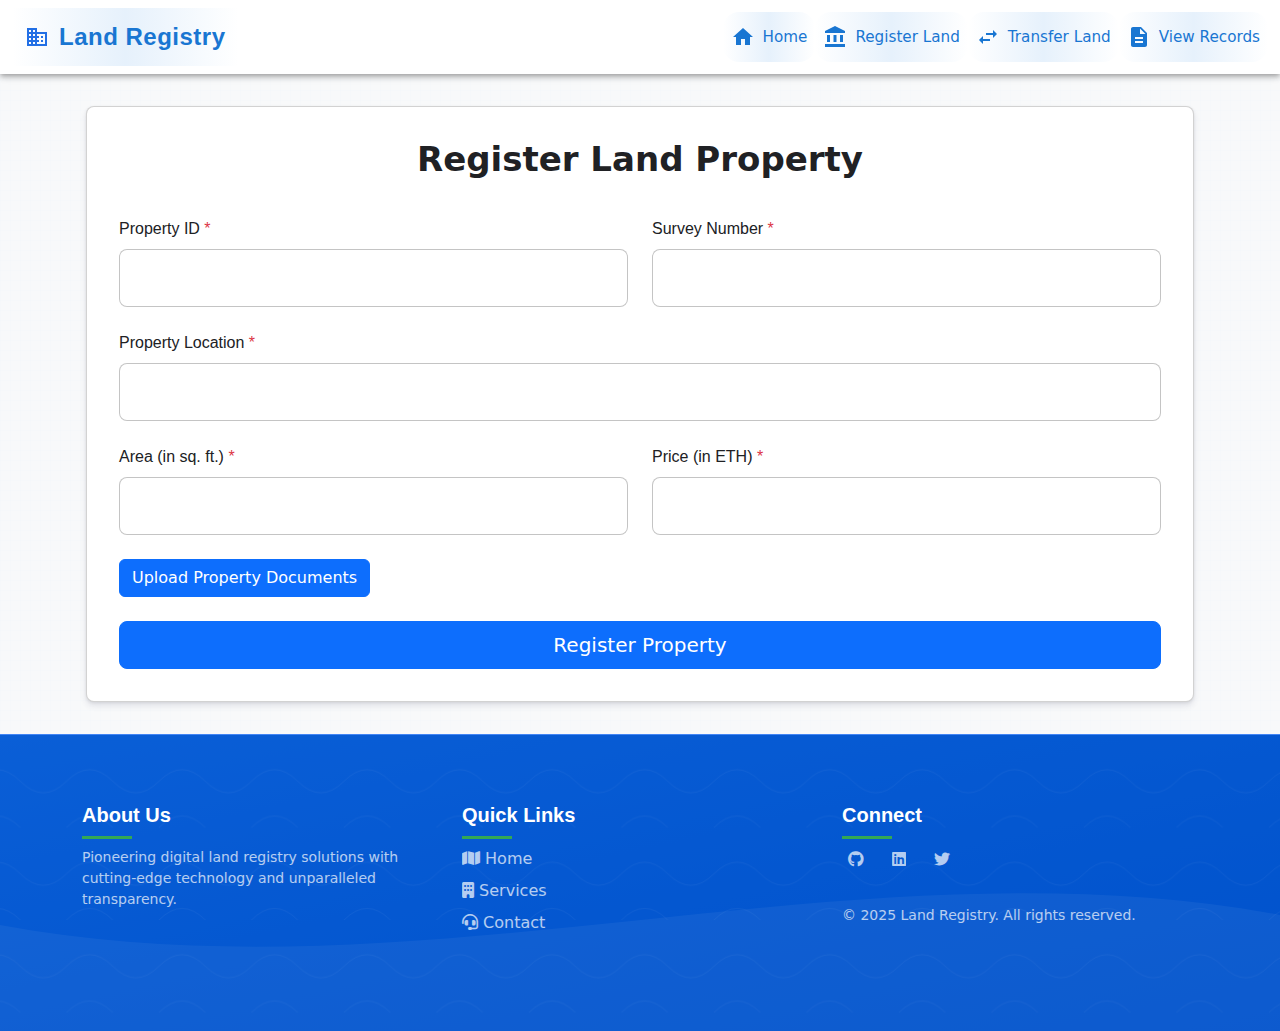
<file: pages/register-land.html>
<!DOCTYPE html>
<html lang="en">
<head>
    <meta charset="UTF-8">
    <meta name="viewport" content="width=device-width, initial-scale=1.0">
    <title>Register Land Property</title>
    <link href="https://cdn.jsdelivr.net/npm/bootstrap@5.2.0/dist/css/bootstrap.min.css" rel="stylesheet">
    <!-- Font Awesome -->
    <link href="https://cdnjs.cloudflare.com/ajax/libs/font-awesome/6.0.0-beta3/css/all.min.css" rel="stylesheet">
    <script src="https://code.jquery.com/jquery-3.6.0.min.js"></script>
    <link rel="stylesheet" type="text/css" href="../style.css">
    <style>
        .custom-container {
            width: 100%;
            margin: 32px auto;
            padding-left: 16px;
            padding-right: 16px;
        }
        .custom-card {
            background-color: #fff;
            color: #202124;
            box-shadow: 0 4px 6px rgba(50, 50, 93, 0.11), 0 1px 3px rgba(0, 0, 0, 0.08);
            border-radius: 8px;
            padding: 32px;
        }
        .custom-title {
            font-weight: 600;
            font-size: 2.125rem;
            line-height: 1.235;
            text-align: center;
            margin-bottom: 0.35em;
        }
        .custom-form {
            margin-top: 24px;
        }
        .custom-form-group {
            margin-bottom: 24px;
        }
        .custom-form-control {
            width: 100%;
            padding: 16.5px 14px;
            border-radius: 8px;
            border: 1px solid rgba(0, 0, 0, 0.23);
        }
        .custom-form-control:focus {
            border-color: #80bdff;
            box-shadow: 0 0 0 0.2rem rgba(0, 123, 255, 0.25);
        }
        .custom-file-upload {
            display: inline-block;
            padding: 6px 12px;
            cursor: pointer;
        }
        .custom-button {
            width: 100%;
        }
    </style>
</head>
<body>
     <header class="navbar navbar-expand-lg navbar-custom">
        <div class="container-fluid">
            <a class="navbar-brand" href="/">
                <svg xmlns="http://www.w3.org/2000/svg" width="24" height="24" viewBox="0 0 24 24" fill="currentColor">
                    <path d="M12 7V3H2v18h20V7zM6 19H4v-2h2zm0-4H4v-2h2zm0-4H4V9h2zm0-4H4V5h2zm4 12H8v-2h2zm0-4H8v-2h2zm0-4H8V9h2zm0-4H8V5h2zm10 12h-8v-2h2v-2h-2v-2h2v-2h-2V9h8zm-2-8h-2v2h2zm0 4h-2v2h2z"></path>
                </svg>
                <h5 class="mb-0 registry-text">Land Registry</h5>
            </a>
            <button class="navbar-toggler" type="button" data-bs-toggle="collapse" data-bs-target="#navbarNav" aria-controls="navbarNav" aria-expanded="false" aria-label="Toggle navigation">
                <span class="navbar-toggler-icon"></span>
            </button>
            <div class="collapse navbar-collapse" id="navbarNav">
                <ul class="navbar-nav ms-auto">
                    <li class="nav-item">
                        <a class="nav-link nav-button" href="../index.html">
                            <svg xmlns="http://www.w3.org/2000/svg" width="24" height="24" viewBox="0 0 24 24" fill="currentColor">
                                <path d="M10 20v-6h4v6h5v-8h3L12 3 2 12h3v8z"></path>
                            </svg>
                            Home
                        </a>
                    </li>
                    <li class="nav-item">
                        <a class="nav-link nav-button" href="register-land.html">
                            <svg xmlns="http://www.w3.org/2000/svg" width="24" height="24" viewBox="0 0 24 24" fill="currentColor">
                                <path d="M4 10h3v7H4zm6.5 0h3v7h-3zM2 19h20v3H2zm15-9h3v7h-3zm-5-9L2 6v2h20V6z"></path>
                            </svg>
                            Register Land
                        </a>
                    </li>
                    <li class="nav-item">
                        <a class="nav-link nav-button" href="transfer-land.html">
                            <svg xmlns="http://www.w3.org/2000/svg" width="24" height="24" viewBox="0 0 24 24" fill="currentColor">
                                <path d="M6.99 11 3 15l3.99 4v-3H14v-2H6.99zM21 9l-3.99-4v3H10v2h7.01v3z"></path>
                            </svg>
                            Transfer Land
                        </a>
                    </li>
                    <li class="nav-item">
                        <a class="nav-link nav-button" href="pages/view-land.html">
                            <svg xmlns="http://www.w3.org/2000/svg" width="24" height="24" viewBox="0 0 24 24" fill="currentColor">
                                <path d="M14 2H6c-1.1 0-1.99.9-1.99 2L4 20c0 1.1.89 2 1.99 2H18c1.1 0 2-.9 2-2V8zm2 16H8v-2h8zm0-4H8v-2h8zm-3-5V3.5L18.5 9z"></path>
                            </svg>
                            View Records
                        </a>
                    </li>
                </ul>
            </div>
        </div>
    </header>

    <div class="container custom-container">
        <div class="card custom-card">
            <h1 class="custom-title">Register Land Property</h1>
            <form class="custom-form">
                <div class="row">
                    <div class="col-12 col-sm-6 custom-form-group">
                        <label for="propertyId" class="form-label">Property ID <span class="text-danger">*</span></label>
                        <input type="text" class="form-control custom-form-control" id="propertyId" name="propertyId" required>
                    </div>
                    <div class="col-12 col-sm-6 custom-form-group">
                        <label for="surveyNumber" class="form-label">Survey Number <span class="text-danger">*</span></label>
                        <input type="text" class="form-control custom-form-control" id="surveyNumber" name="surveyNumber" required>
                    </div>
                    <div class="col-12 custom-form-group">
                        <label for="location" class="form-label">Property Location <span class="text-danger">*</span></label>
                        <input type="text" class="form-control custom-form-control" id="location" name="location" required>
                    </div>
                    <div class="col-12 col-sm-6 custom-form-group">
                        <label for="area" class="form-label">Area (in sq. ft.) <span class="text-danger">*</span></label>
                        <input type="number" class="form-control custom-form-control" id="area" name="area" required>
                    </div>
                    <div class="col-12 col-sm-6 custom-form-group">
                        <label for="price" class="form-label">Price (in ETH) <span class="text-danger">*</span></label>
                        <input type="number" class="form-control custom-form-control" id="price" name="price" required>
                    </div>
                    <div class="col-12 custom-form-group">
                        <label for="documents-file" class="btn btn-primary custom-file-upload">Upload Property Documents</label>
                        <input type="file" id="documents-file" accept="application/pdf" style="display: none;">
                    </div>
                </div>
                <button type="submit" class="btn btn-primary custom-button btn-lg">Register Property</button>
            </form>
        </div>
    </div>

    <!-- footer -->
    <footer class="footer">
        <div class="footer-background"></div>
        <div class="container footer-content">
            <div class="row">
                <!-- About Us Section -->
                <div class="col-md-4 footer-section">
                    <h6 class="bnku">About Us</h6>
                    <p>Pioneering digital land registry solutions with cutting-edge technology and unparalleled transparency.</p>
                </div>

                <!-- Quick Links Section -->
                <div class="col-md-4 footer-section">
                    <h6 class="bnku">Quick Links</h6>
                    <div class="footer-links">
                        <a href="#">
                            <i class="fas fa-map"></i> Home
                        </a>
                        <a href="#">
                            <i class="fas fa-building"></i> Services
                        </a>
                        <a href="#">
                            <i class="fas fa-headset"></i> Contact
                        </a>
                    </div>
                </div>

                <!-- Connect Section -->
                <div class="col-md-4 footer-section">
                    <h6 class="bnku">Connect</h6>
                    <div class="footer-social">
                        <button aria-label="Explore our open-source projects">
                            <i class="fab fa-github"></i>
                        </button>
                        <button aria-label="Connect with our professional network">
                            <i class="fab fa-linkedin"></i>
                        </button>
                        <button aria-label="Stay updated with our latest news">
                            <i class="fab fa-twitter"></i>
                        </button>
                    </div>
                    <p class="footer-copyright">© 2025 Land Registry. All rights reserved.</p>
                </div>
            </div>
        </div>
    </footer>
    <script src="https://cdn.jsdelivr.net/npm/bootstrap@5.2.0/dist/js/bootstrap.bundle.min.js"></script>
</body>
</html>
</file>
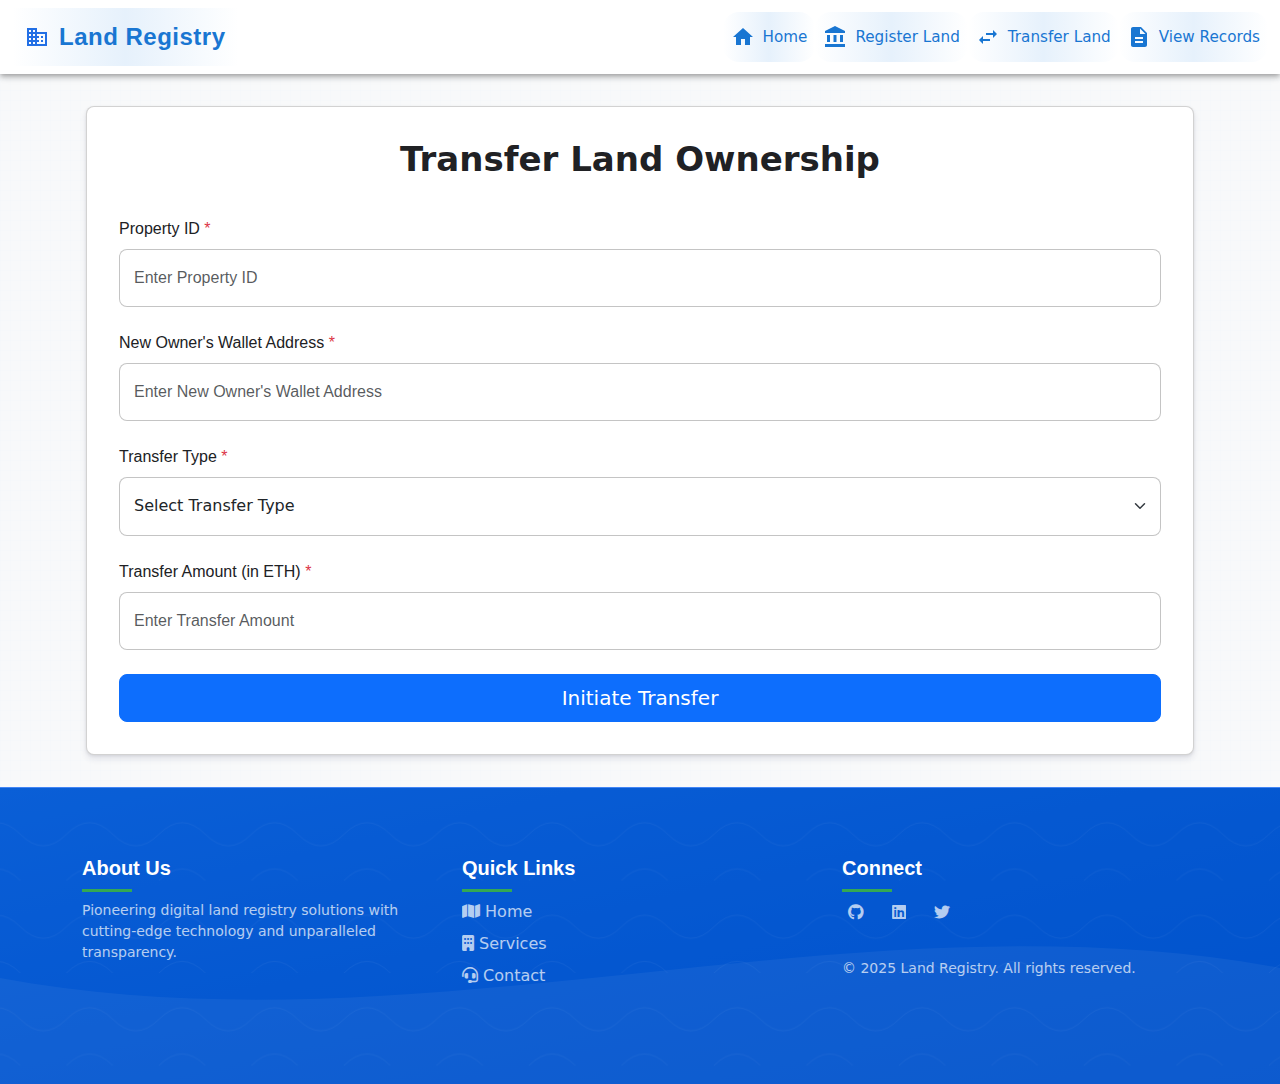
<file: pages/transfer-land.html>
<!DOCTYPE html>
<html lang="en">
<head>
  <meta charset="UTF-8">
  <meta name="viewport" content="width=device-width, initial-scale=1.0">
  <title>Transfer Land Ownership</title>
  <link href="https://cdn.jsdelivr.net/npm/bootstrap@5.2.0/dist/css/bootstrap.min.css" rel="stylesheet">
  <!-- Font Awesome -->
    <link href="https://cdnjs.cloudflare.com/ajax/libs/font-awesome/6.0.0-beta3/css/all.min.css" rel="stylesheet">
  <link rel="stylesheet" type="text/css" href="../style.css">
  <style>
    .custom-container {
      width: 100%;
      margin: 32px auto;
      padding-left: 16px;
      padding-right: 16px;
    }
    .custom-card {
      background-color: #fff;
      color: #202124;
      box-shadow: 0 4px 6px rgba(50, 50, 93, 0.11), 0 1px 3px rgba(0, 0, 0, 0.08);
      border-radius: 8px;
      padding: 32px;
    }
    .custom-title {
      font-weight: 600;
      font-size: 2.125rem;
      line-height: 1.235;
      text-align: center;
      margin-bottom: 0.35em;
    }
    .custom-form {
      width: 100%;
      margin-top: 24px;
    }
    .custom-form-group {
      margin-bottom: 24px;
    }
    .custom-form-control {
      width: 100%;
      padding: 16.5px 14px;
      border-radius: 8px;
      border: 1px solid rgba(0, 0, 0, 0.23);
    }
    .custom-form-control:focus {
      border-color: #80bdff;
      box-shadow: 0 0 0 0.2rem rgba(0, 123, 255, 0.25);
    }
    .custom-select {
      width: 100%;
      padding: 16.5px 14px;
      border-radius: 8px;
      border: 1px solid rgba(0, 0, 0, 0.23);
    }
    .custom-select:focus {
      border-color: #80bdff;
      box-shadow: 0 0 0 0.2rem rgba(0, 123, 255, 0.25);
    }
    .custom-button {
      width: 100%;
    }
  </style>
</head>
<body>
<header class="navbar navbar-expand-lg navbar-custom">
        <div class="container-fluid">
            <a class="navbar-brand" href="/">
                <svg xmlns="http://www.w3.org/2000/svg" width="24" height="24" viewBox="0 0 24 24" fill="currentColor">
                    <path d="M12 7V3H2v18h20V7zM6 19H4v-2h2zm0-4H4v-2h2zm0-4H4V9h2zm0-4H4V5h2zm4 12H8v-2h2zm0-4H8v-2h2zm0-4H8V9h2zm0-4H8V5h2zm10 12h-8v-2h2v-2h-2v-2h2v-2h-2V9h8zm-2-8h-2v2h2zm0 4h-2v2h2z"></path>
                </svg>
                <h5 class="mb-0 registry-text">Land Registry</h5>
            </a>
            <button class="navbar-toggler" type="button" data-bs-toggle="collapse" data-bs-target="#navbarNav" aria-controls="navbarNav" aria-expanded="false" aria-label="Toggle navigation">
                <span class="navbar-toggler-icon"></span>
            </button>
            <div class="collapse navbar-collapse" id="navbarNav">
                <ul class="navbar-nav ms-auto">
                    <li class="nav-item">
                        <a class="nav-link nav-button" href="../index.html">
                            <svg xmlns="http://www.w3.org/2000/svg" width="24" height="24" viewBox="0 0 24 24" fill="currentColor">
                                <path d="M10 20v-6h4v6h5v-8h3L12 3 2 12h3v8z"></path>
                            </svg>
                            Home
                        </a>
                    </li>
                    <li class="nav-item">
                        <a class="nav-link nav-button" href="register-land.html">
                            <svg xmlns="http://www.w3.org/2000/svg" width="24" height="24" viewBox="0 0 24 24" fill="currentColor">
                                <path d="M4 10h3v7H4zm6.5 0h3v7h-3zM2 19h20v3H2zm15-9h3v7h-3zm-5-9L2 6v2h20V6z"></path>
                            </svg>
                            Register Land
                        </a>
                    </li>
                    <li class="nav-item">
                        <a class="nav-link nav-button" href="transfer-land.html">
                            <svg xmlns="http://www.w3.org/2000/svg" width="24" height="24" viewBox="0 0 24 24" fill="currentColor">
                                <path d="M6.99 11 3 15l3.99 4v-3H14v-2H6.99zM21 9l-3.99-4v3H10v2h7.01v3z"></path>
                            </svg>
                            Transfer Land
                        </a>
                    </li>
                    <li class="nav-item">
                        <a class="nav-link nav-button" href="view-land.html">
                            <svg xmlns="http://www.w3.org/2000/svg" width="24" height="24" viewBox="0 0 24 24" fill="currentColor">
                                <path d="M14 2H6c-1.1 0-1.99.9-1.99 2L4 20c0 1.1.89 2 1.99 2H18c1.1 0 2-.9 2-2V8zm2 16H8v-2h8zm0-4H8v-2h8zm-3-5V3.5L18.5 9z"></path>
                            </svg>
                            View Records
                        </a>
                    </li>
                </ul>
            </div>
        </div>
    </header>

  <div class="container custom-container">
    <div class="card custom-card">
      <h1 class="custom-title">Transfer Land Ownership</h1>
      <form class="custom-form">
        <div class="row custom-form-group">
          <div class="col-12">
            <label for="propertyId" class="form-label">
              Property ID <span class="text-danger">*</span>
            </label>
            <input
              type="text"
              class="form-control custom-form-control"
              id="propertyId"
              name="propertyId"
              placeholder="Enter Property ID"
              required
            />
          </div>
        </div>
        <div class="row custom-form-group">
          <div class="col-12">
            <label for="newOwnerAddress" class="form-label">
              New Owner's Wallet Address <span class="text-danger">*</span>
            </label>
            <input
              type="text"
              class="form-control custom-form-control"
              id="newOwnerAddress"
              name="newOwnerAddress"
              placeholder="Enter New Owner's Wallet Address"
              required
            />
          </div>
        </div>
        <div class="row custom-form-group">
          <div class="col-12">
            <label for="transferType" class="form-label">
              Transfer Type <span class="text-danger">*</span>
            </label>
            <select
              class="form-select custom-select"
              id="transferType"
              name="transferType"
              required
            >
              <option value="" disabled selected>Select Transfer Type</option>
              <option value="sale">Sale</option>
              <option value="gift">Gift</option>
              <option value="inheritance">Inheritance</option>
            </select>
          </div>
        </div>
        <div class="row custom-form-group">
          <div class="col-12">
            <label for="transferAmount" class="form-label">
              Transfer Amount (in ETH) <span class="text-danger">*</span>
            </label>
            <input
              type="number"
              class="form-control custom-form-control"
              id="transferAmount"
              name="transferAmount"
              placeholder="Enter Transfer Amount"
              required
            />
          </div>
        </div>
        <div class="d-grid">
          <button type="submit" class="btn btn-primary custom-button btn-lg">
            Initiate Transfer
          </button>
        </div>
      </form>
    </div>
  </div>

  <!-- footer -->
    <footer class="footer">
        <div class="footer-background"></div>
        <div class="container footer-content">
            <div class="row">
                <!-- About Us Section -->
                <div class="col-md-4 footer-section">
                    <h6 class="bnku">About Us</h6>
                    <p>Pioneering digital land registry solutions with cutting-edge technology and unparalleled transparency.</p>
                </div>

                <!-- Quick Links Section -->
                <div class="col-md-4 footer-section">
                    <h6 class="bnku">Quick Links</h6>
                    <div class="footer-links">
                        <a href="#">
                            <i class="fas fa-map"></i> Home
                        </a>
                        <a href="#">
                            <i class="fas fa-building"></i> Services
                        </a>
                        <a href="#">
                            <i class="fas fa-headset"></i> Contact
                        </a>
                    </div>
                </div>

                <!-- Connect Section -->
                <div class="col-md-4 footer-section">
                    <h6 class="bnku">Connect</h6>
                    <div class="footer-social">
                        <button aria-label="Explore our open-source projects">
                            <i class="fab fa-github"></i>
                        </button>
                        <button aria-label="Connect with our professional network">
                            <i class="fab fa-linkedin"></i>
                        </button>
                        <button aria-label="Stay updated with our latest news">
                            <i class="fab fa-twitter"></i>
                        </button>
                    </div>
                    <p class="footer-copyright">© 2025 Land Registry. All rights reserved.</p>
                </div>
            </div>
        </div>
    </footer>
  <script src="https://cdn.jsdelivr.net/npm/bootstrap@5.2.0/dist/js/bootstrap.bundle.min.js"></script>
</body>
</html>
</file>
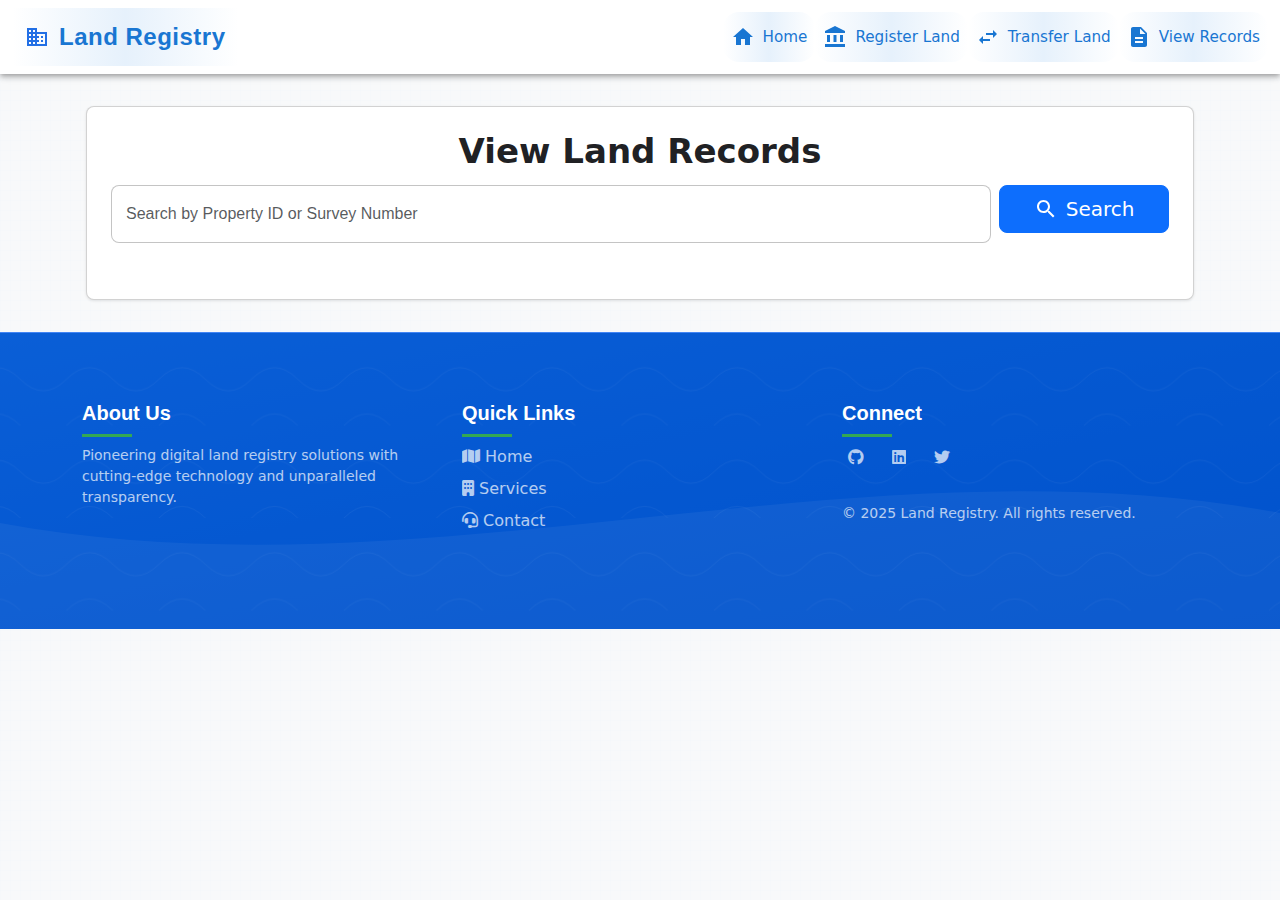
<file: pages/view-land.html>
<!DOCTYPE html>
<html lang="en">
<head>
  <meta charset="UTF-8">
  <meta name="viewport" content="width=device-width, initial-scale=1.0">
  <title>View Land Records</title>
  <link href="https://cdn.jsdelivr.net/npm/bootstrap@5.2.0/dist/css/bootstrap.min.css" rel="stylesheet">
  <!-- Font Awesome -->
    <link href="https://cdnjs.cloudflare.com/ajax/libs/font-awesome/6.0.0-beta3/css/all.min.css" rel="stylesheet">
  <link rel="stylesheet" type="text/css" href="../style.css">
  <style>
    .custom-container {
      width: 100%;
      margin: 32px auto;
      padding-left: 16px;
      padding-right: 16px;
    }
    .custom-card {
      background-color: #fff;
      color: #202124;
      box-shadow: 0 1px 3px rgba(0, 0, 0, 0.1);
      border-radius: 8px;
      padding: 24px;
    }
    .custom-title {
      font-weight: 600;
      font-size: 2.125rem;
      line-height: 1.235;
      text-align: center;
      margin-bottom: 0.35em;
    }
    .custom-search-container {
      margin-bottom: 32px;
    }
    .custom-search-input {
      width: 100%;
      padding: 16.5px 14px;
      border-radius: 8px;
      border: 1px solid rgba(0, 0, 0, 0.23);
    }
    .custom-search-input:focus {
      border-color: #80bdff;
      box-shadow: 0 0 0 0.2rem rgba(0, 123, 255, 0.25);
    }
    .custom-search-button {
      width: 100%;
      display: flex;
      align-items: center;
      justify-content: center;
    }
    .custom-search-button svg {
      margin-right: 8px;
    }
  </style>
</head>
<body>
  <header class="navbar navbar-expand-lg navbar-custom">
        <div class="container-fluid">
            <a class="navbar-brand" href="/">
                <svg xmlns="http://www.w3.org/2000/svg" width="24" height="24" viewBox="0 0 24 24" fill="currentColor">
                    <path d="M12 7V3H2v18h20V7zM6 19H4v-2h2zm0-4H4v-2h2zm0-4H4V9h2zm0-4H4V5h2zm4 12H8v-2h2zm0-4H8v-2h2zm0-4H8V9h2zm0-4H8V5h2zm10 12h-8v-2h2v-2h-2v-2h2v-2h-2V9h8zm-2-8h-2v2h2zm0 4h-2v2h2z"></path>
                </svg>
                <h5 class="mb-0 registry-text">Land Registry</h5>
            </a>
            <button class="navbar-toggler" type="button" data-bs-toggle="collapse" data-bs-target="#navbarNav" aria-controls="navbarNav" aria-expanded="false" aria-label="Toggle navigation">
                <span class="navbar-toggler-icon"></span>
            </button>
            <div class="collapse navbar-collapse" id="navbarNav">
                <ul class="navbar-nav ms-auto">
                    <li class="nav-item">
                        <a class="nav-link nav-button" href="../index.html">
                            <svg xmlns="http://www.w3.org/2000/svg" width="24" height="24" viewBox="0 0 24 24" fill="currentColor">
                                <path d="M10 20v-6h4v6h5v-8h3L12 3 2 12h3v8z"></path>
                            </svg>
                            Home
                        </a>
                    </li>
                    <li class="nav-item">
                        <a class="nav-link nav-button" href="register-land.html">
                            <svg xmlns="http://www.w3.org/2000/svg" width="24" height="24" viewBox="0 0 24 24" fill="currentColor">
                                <path d="M4 10h3v7H4zm6.5 0h3v7h-3zM2 19h20v3H2zm15-9h3v7h-3zm-5-9L2 6v2h20V6z"></path>
                            </svg>
                            Register Land
                        </a>
                    </li>
                    <li class="nav-item">
                        <a class="nav-link nav-button" href="transfer-land.html">
                            <svg xmlns="http://www.w3.org/2000/svg" width="24" height="24" viewBox="0 0 24 24" fill="currentColor">
                                <path d="M6.99 11 3 15l3.99 4v-3H14v-2H6.99zM21 9l-3.99-4v3H10v2h7.01v3z"></path>
                            </svg>
                            Transfer Land
                        </a>
                    </li>
                    <li class="nav-item">
                        <a class="nav-link nav-button" href="view-land.html">
                            <svg xmlns="http://www.w3.org/2000/svg" width="24" height="24" viewBox="0 0 24 24" fill="currentColor">
                                <path d="M14 2H6c-1.1 0-1.99.9-1.99 2L4 20c0 1.1.89 2 1.99 2H18c1.1 0 2-.9 2-2V8zm2 16H8v-2h8zm0-4H8v-2h8zm-3-5V3.5L18.5 9z"></path>
                            </svg>
                            View Records
                        </a>
                    </li>
                </ul>
            </div>
        </div>
    </header>
  <div class="container custom-container">
    <div class="card custom-card">
      <h1 class="custom-title">View Land Records</h1>
      <div class="custom-search-container">
        <div class="row g-2">
          <div class="col-10">
            <input
              type="text"
              class="form-control custom-search-input"
              id="searchInput"
              placeholder="Search by Property ID or Survey Number"
            />
          </div>
          <div class="col-2">
            <button type="button" class="btn btn-primary custom-search-button btn-lg">
              <svg
                xmlns="http://www.w3.org/2000/svg"
                width="24"
                height="24"
                viewBox="0 0 24 24"
                fill="currentColor"
              >
                <path d="M15.5 14h-.79l-.28-.27C15.41 12.59 16 11.11 16 9.5 16 5.91 13.09 3 9.5 3S3 5.91 3 9.5 5.91 16 9.5 16c1.61 0 3.09-.59 4.23-1.57l.27.28v.79l5 4.99L20.49 19zm-6 0C7.01 14 5 11.99 5 9.5S7.01 5 9.5 5 14 7.01 14 9.5 11.99 14 9.5 14"></path>
              </svg>
              Search
            </button>
          </div>
        </div>
      </div>
    </div>
  </div>
  <!-- footer -->
    <footer class="footer">
        <div class="footer-background"></div>
        <div class="container footer-content">
            <div class="row">
                <!-- About Us Section -->
                <div class="col-md-4 footer-section">
                    <h6 class="bnku">About Us</h6>
                    <p>Pioneering digital land registry solutions with cutting-edge technology and unparalleled transparency.</p>
                </div>

                <!-- Quick Links Section -->
                <div class="col-md-4 footer-section">
                    <h6 class="bnku">Quick Links</h6>
                    <div class="footer-links">
                        <a href="#">
                            <i class="fas fa-map"></i> Home
                        </a>
                        <a href="#">
                            <i class="fas fa-building"></i> Services
                        </a>
                        <a href="#">
                            <i class="fas fa-headset"></i> Contact
                        </a>
                    </div>
                </div>

                <!-- Connect Section -->
                <div class="col-md-4 footer-section">
                    <h6 class="bnku">Connect</h6>
                    <div class="footer-social">
                        <button aria-label="Explore our open-source projects">
                            <i class="fab fa-github"></i>
                        </button>
                        <button aria-label="Connect with our professional network">
                            <i class="fab fa-linkedin"></i>
                        </button>
                        <button aria-label="Stay updated with our latest news">
                            <i class="fab fa-twitter"></i>
                        </button>
                    </div>
                    <p class="footer-copyright">© 2025 Land Registry. All rights reserved.</p>
                </div>
            </div>
        </div>
    </footer>
  <script src="https://cdn.jsdelivr.net/npm/bootstrap@5.2.0/dist/js/bootstrap.bundle.min.js"></script>
</body>
</html>
</file>
<file: style.css>
body {
            overscroll-behavior: none;
            background-color: rgb(248, 249, 250);
            scrollbar-width: thin;
            scrollbar-color: rgb(26, 115, 232) rgb(248, 249, 250);
            background-image: url(img/subtle-grid.svg);
            background-repeat: repeat;
            position: relative;
        }

        #root {
            
            overflow-x: hidden;
            position: relative;
            z-index: 1;
        }

        .background-bubbles {
            position: fixed;
            top: 0px;
            left: 0px;
            width: 100%;
            height: 100%;
            pointer-events: none;
            z-index: -1;
            overflow: hidden;
        }

        .bubble {
            position: absolute;
            border-radius: 50%;
            background-color: rgba(25, 118, 210, 0.05);
            animation: float 10s ease-in-out infinite;
            box-shadow: rgba(0, 0, 0, 0.01) 0px 4px 6px;
            aspect-ratio: 1 / 1;
        }

        @keyframes float {
            0%, 100% {
                transform: translateY(0);
            }
            50% {
                transform: translateY(-20px);
            }
        }


    .navbar-custom {
    background-color: #ffffff;
    box-shadow: 0px 2px 4px -1px rgba(0, 0, 0, 0.2), 0px 4px 5px 0px rgba(0, 0, 0, 0.14), 0px 1px 10px 0px rgba(0, 0, 0, 0.12);
}
    .navbar-brand {
    display: flex;
    align-items: center;
    color: #226fe5 !important;
    background: linear-gradient(90deg, transparent 0%, rgb(61 146 230 / 13%) 50%, transparent 100%);
    padding: 13px;
}
        .navbar-brand svg {
            margin-right: 10px;
        }
        .nav-link {
            color: white !important;
            display: flex;
            align-items: center;
        }
        .nav-link svg {
            margin-right: 8px;
        }

    .registry-text {
    margin: 0px;
    font-family: -apple-system, BlinkMacSystemFont, "Segoe UI", Roboto, "Helvetica Neue", Arial, sans-serif;
    font-size: 1.5rem;
    line-height: 1.334;
    font-weight: 700;
    color: rgb(25, 118, 210) !important;
    letter-spacing: 0.5px;
}

        .gradient-text {
            background: linear-gradient(135deg, rgb(25, 118, 210) 0%, rgb(21, 101, 192) 100%);
            -webkit-background-clip: text;
            -webkit-text-fill-color: #fff;
            font-weight: 700;
            letter-spacing: 0.5px;
        }
        .nav-button {
            display: inline-flex;
            align-items: center;
            justify-content: center;
            background-color: transparent !important;
            border: 0;
            margin: 0;
            cursor: pointer;
            user-select: none;
            vertical-align: middle;
            text-decoration: none;
            font-weight: 500;
            line-height: 1.75;
            min-width: 64px;
            color: rgb(25, 118, 210) !important;
            text-transform: none;
            font-size: 0.95rem;
            padding: 12px 20px;
            border-radius: 16px;
            position: relative;
            overflow: hidden;
            transition: 0.3s;
            background: linear-gradient(90deg, transparent 0%, rgb(61 146 230 / 13%) 50%, transparent 100%);
        }
        
        
        .nav-button:hover {
            transform: translateY(-2px);
            background-color: rgba(26, 115, 232, 0.04);
        }

        li a:hover:not(.active) {
    background-color: #2b6dd138;
    border: 0px solid #ffffff17;
    border-radius: 0px;
}



.hero-section {
    padding: 96px 0px 64px;
    background: linear-gradient(135deg, rgba(26, 115, 232, 0.95) 0%, rgba(0, 82, 204, 0.95) 100%);
    position: relative;
    overflow: hidden;
    color: white;
    text-align: center;
}

.bubble {
    position: absolute;
    border-radius: 50%;
    background: rgba(255, 255, 255, 0.1);
    animation: float 6s ease-in-out infinite;
}
.bubble-1 { width: 80px; height: 80px; top: 10%; left: 10%; animation-delay: 0s; }
.bubble-2 { width: 50px; height: 50px; top: 20%; right: 15%; animation-delay: 2s; }
.bubble-3 { width: 70px; height: 70px; bottom: 15%; left: 20%; animation-delay: 4s; }

@keyframes float {
    0%, 100% { transform: translateY(0); }
    50% { transform: translateY(-15px); }
}

.hero-title {
    font-size: 2.5rem;
    font-weight: 700;
    line-height: 1.2;
    margin-bottom: 0.35em;
    animation: fadeInUp 0.8s ease forwards;
}


.hero-subtitle {
    font-size: 1.25rem;
    font-weight: 500;
    margin-bottom: 32px;
    opacity: 0.9;
    animation: fadeInUp 0.8s ease forwards;
}
@media (min-width: 768px) {
    .hero-subtitle { font-size: 1.5rem; }
}

.btn-custom {
    display: inline-flex;
    align-items: center;
    justify-content: center;
    padding: 12px 32px;
    font-size: 1rem;
    font-weight: 600;
    border-radius: 30px;
    box-shadow: rgba(26, 115, 232, 0.4) 0px 3px 15px 2px;
    transition: 0.3s ease-in-out;
}
.btn-primary-custom {
    background: white;
    color: rgb(26, 115, 232);
    border: 2px solid white;
}
.btn-outline-search {
    background: transparent;
    color: white;
    border: 2px solid white;
}
.btn-custom:hover {
    transform: translateY(-2px);
}

.feature-smart {
    display: flex;
/*    align-items: center;*/
    gap: 10px;
    background: rgba(255, 255, 255, 0.1);
    border-radius: 16px;
    padding: 12px;
    transition: 0.3s;
}
.feature-smart:hover {
    background: rgba(255, 255, 255, 0.2);
}
.smart-icon {
    font-size: 1.5rem;
    color: #fff;
}
.hero-illustration {
    max-width: 450px;
    width: 100%;
}


.gradient-text {
            background: linear-gradient(45deg, rgb(26, 115, 232) 30%, rgb(52, 168, 83) 90%);
            -webkit-background-clip: text;
            -webkit-text-fill-color: transparent;
            font-weight: 700;
            text-align: center;
        }
        .card-3d {
            position: relative;
            height: 250px;
            perspective: 1000px;
            margin-top: 96px;
            margin-bottom: 128px;
        }
        .card-3d .card {
            position: absolute;
            width: 200px;
            height: 250px;
            top: 50%;
            left: 50%;
            transform: translate(-50%, -50%) rotateY(0deg) translateZ(250px);
            transition: 0.5s ease-in-out;
            padding: 24px;
            display: flex;
            flex-direction: column;
            align-items: center;
            justify-content: center;
            text-align: center;
            background: rgba(255, 255, 255, 0.9);
            backdrop-filter: blur(10px);
            border-radius: 15px;
            box-shadow: rgba(0, 0, 0, 0.1) 0px 10px 30px;
            z-index: 10;
        }
        .card-3d .card:nth-child(2) {
            transform: translate(-50%, -50%) rotateY(120deg) translateZ(250px);
            z-index: 5;
        }
        .card-3d .card:nth-child(3) {
            transform: translate(-50%, -50%) rotateY(240deg) translateZ(250px);
            z-index: 5;
        }
        .btn-search-custom{
            border: 1px solid #fff;
            color: #fff;
            font-weight: 500;
            padding: 6px 12px;
            border-radius: 50px;
            transition: 0.3s;
        }


        .btn-outline-custom {
            border: 1px solid #1a73e8;
            color: #1a73e8;
            font-weight: 500;
            padding: 6px 12px;
            border-radius: 20px;
            transition: 0.3s;
        }
        .btn-outline-custom:hover {
            
            color: #1a73e8;
        }
        .feature-icon {
            font-size: 2rem;
            color: #1a73e8;
            margin-bottom: 16px;
        }
        .feature-text {
            font-size: 1rem;
            font-weight: 500;
        }

/* Choose Your Role css*/
        .gradient-text {
            background: linear-gradient(45deg, rgb(26, 115, 232) 30%, rgb(52, 168, 83) 90%) text;
            -webkit-background-clip: text;
            -webkit-text-fill-color: transparent;
            font-weight: 700;
        }
        .role-card {
            display: flex;
            align-items: center;
            padding: 12px;
            border-radius: 8px;
            margin-bottom: 8px;
            cursor: pointer;
            transition: background-color 0.3s;
        }
        .role-card.active {
            background-color: rgba(25, 118, 210, 0.08);
        }
        .role-card:hover {
            background-color: rgba(25, 118, 210, 0.08);
        }
        .role-icon {
            margin-right: 12px;
            font-size: 1.25rem;
            opacity: 0.6;
            transition: opacity 0.3s;
            
        }
        .role-h{
          color: #1976D2 !important;
        }
        .role-hb{
         color: #34A853;
        }
        .role-dob{
        color: #FF6BC8;
        }
    .role-dmo{
      color: #FF9800;
    }
    .role-dmob{
     color: #9C27B0;
    }
        .role-card:hover .role-icon {
            opacity: 1;
        }

     .content-section {
            display: none; /* Hide all content sections by default */
        }
        .content-section.active {
            display: block; /* Show the active content section */
        }


        .accordion-button {
            display: flex;
            align-items: center;
            font-weight: 600;
        }
        .accordion-button:not(.collapsed) {
            background-color: transparent;
            box-shadow: none;
        }
        .accordion-button:focus {
            box-shadow: none;
        }
        .chip {
            display: inline-flex;
            align-items: center;
            padding: 4px 12px;
            border: 1px solid rgba(0, 0, 0, 0.12);
            border-radius: 16px;
            margin-right: 8px;
            margin-bottom: 8px;
            font-size: 0.875rem;
        }

        .avatar {
            width: 70px;
            height: 70px;
            border-radius: 50%;
            object-fit: cover;
            cursor: pointer;
            transition: transform 0.3s;
        }
        .avatar:hover {
            transform: scale(1.1);
        }
        .testimonial-card {
            background-color: white;
            border-radius: 8px;
            box-shadow: rgba(50, 50, 93, 0.11) 0px 4px 6px, rgba(0, 0, 0, 0.08) 0px 1px 3px;
            padding: 32px;
            max-width: 1200px;
            width: 100%;
            text-align: center;
            transition: transform 0.4s cubic-bezier(0.25, 0.1, 0.25, 1);
        }
        .testimonial-card:hover {
            transform: perspective(1000px) rotateX(0deg) scale(1.05);
        }
        .quote-icon {
            font-size: 50px;
            color: rgb(95, 99, 104);
            opacity: 0.3;
        }
        .testimonial-text {
            font-size: 1.25rem;
            font-style: italic;
            max-width: 900px;
            margin: 0 auto;
        }
        .rating {
            color: rgb(250, 175, 0);
            font-size: 1.5rem;
            margin-top: 16px;
        }

/* Service Card Styles */
.service-card {
    display: flex;
    align-items: center;
    padding: 20px;
    margin-bottom: 16px;
    background-color: white;
    border-radius: 8px;
    box-shadow: 0 4px 6px rgba(0, 0, 0, 0.1);
    transition: transform 0.3s ease, box-shadow 0.3s ease, border 0.3s ease, background 0.3s ease;
    border: 1px solid transparent; /* Initial transparent border */
}

/* Service Icon Styles */
.service-icon {
    font-size: 2rem;
    color: rgb(5, 5, 5); /* Black color for icons */
    margin-right: 16px;
    transition: transform 0.3s ease, color 0.3s ease;
    transform: rotate(0deg) scale(1); /* Initial state */
}

/* Service Title Styles */
.service-title {
    font-size: 1.25rem;
    font-weight: 500;
    color: #000; /* Black color for icons */
    margin-bottom: 8px;
    transition: color 0.3s ease;
}

/* Service Description Styles */
.service-description{
    font-size: 0.875rem;
    color: #6c757d; /* Gray color for descriptions */
    margin-bottom: 0;
}

/* Service Arrow Styles */
.service-arrow {
    font-size: 1.5rem;
    color: #000; /* Blue color for arrow */
    margin-left: auto;
    transition: color 0.3s ease, transform 0.3s ease;
}

.register-pagl {
color: transparent;
    text-decoration: none;
}

/* Hover Effects */
.service-card:hover {
    transform: scale(1.05) translateX(5px);
    box-shadow: var(--bs-box-shadow-lg); /* Bootstrap shadow */
    border: 1px solid rgba(66, 133, 244, 0.5); /* Light blue border */
    background: rgba(66, 133, 244, 0.05); /* Light blue background */
}

.service-card:hover .service-icon {
    transform: rotate(360deg) scale(1.2); /* Rotate and scale on hover */
    color: rgb(26, 115, 232); /* Blue color on hover */
}

.service-card:hover .service-title {
    color: #1a73e8; /* Green color on hover */
}

.service-card:hover .service-arrow {
    color: #1a73e8; /* blue color on hover */
    transform: translateX(5px); /* Move arrow to the right */
}



.dqpbi8 {
            background-color: rgb(248, 249, 250);
            padding: 80px 0;
            position: relative;
            overflow: hidden;
            background-image: url(img/subtle-grid.svg);
            background-repeat: repeat;
        }

        .asked-fre {
            position: absolute;
            inset: 0;
            background: linear-gradient(135deg, rgba(66, 133, 244, 0.125), rgba(65, 195, 99, 0.125));
            transform: skewY(6deg);
            z-index: 1;
        }

        .faq-section {
            max-width: 1000px;
            margin: 0 auto;
            position: relative;
            z-index: 2;
        }

        .faq-title {
            font-size: 3rem;
            font-weight: 700;
            text-align: center;
            margin-bottom: 48px;
        }

        .search-box {
            max-width: 600px;
            margin: 0 auto 32px;
            border-radius: 32px;
        }

        .faq-card {
            border: 1px solid rgba(0, 0, 0, 0.12);
            border-radius: 16px;
            padding: 24px;
            margin-bottom: 24px;
        }

        .faq-card h5 {
            font-size: 1.5rem;
            font-weight: 600;
            margin-bottom: 16px;
        }

        .faq-card p {
            font-size: 0.875rem;
            color: rgb(95, 99, 104);
            margin-bottom: 24px;
        }

        .accordion-button {
            font-weight: 700;
            display: flex;
            align-items: center;
            justify-content: space-between;
            background-color: rgb(13 151 169 / 16%) !important;
        }

        .accordion-button .bi {
            font-size: 1.2rem;
            transition: transform 0.2s ease;
        }

        .accordion-button:not(.collapsed) .bi {
            transform: rotate(45deg); /* Rotate + to - */
        }

        .accordion-body {
            font-size: 0.875rem;
            color: rgb(95, 99, 104);
      }


.feedback-container {
            width: 100%;
            max-width: 800px;
            margin: 64px auto;
            padding: 0 16px;
            box-sizing: border-box;
        }

        .feedback-title {
            font-size: 3rem;
            font-weight: 600;
            text-align: center;
            margin-bottom: 48px;
            font-family: -apple-system, BlinkMacSystemFont, "Segoe UI", Roboto, "Helvetica Neue", Arial, sans-serif;
        }

        .feedback-card {
            background-color: white;
            color: rgb(32, 33, 36);
            box-shadow: rgba(50, 50, 93, 0.11) 0px 4px 6px, rgba(0, 0, 0, 0.08) 0px 1px 3px;
            padding: 32px;
            border-radius: 16px;
        }

        .form-label {
            font-family: -apple-system, BlinkMacSystemFont, "Segoe UI", Roboto, "Helvetica Neue", Arial, sans-serif;
            font-weight: 400;
            font-size: 1rem;
            line-height: 1.5;
            margin-bottom: 8px;
        }

        .form-control {
            border-radius: 8px;
            padding: 16.5px 14px;
            font-family: -apple-system, BlinkMacSystemFont, "Segoe UI", Roboto, "Helvetica Neue", Arial, sans-serif;
            font-size: 1rem;
            line-height: 1.4375em;
        }

        .rating-stars {
            display: flex;
            gap: 8px;
            margin-top: 8px;
        }

        .rating-stars .bi-star {
            font-size: 1.5rem;
            color: rgb(250, 175, 0);
            cursor: pointer;
        }

        .submit-button {
            width: 100%;
            margin-top: 24px;
        }


/*        footer css*/

 .footer {
            position: relative;
            background-color: rgb(0, 82, 204);
            color: rgb(255, 255, 255);
            padding-top: 64px;
            padding-bottom: 64px;
            border-top: 1px solid rgb(66, 133, 244);
            overflow: hidden;
        }
        .footer-background {
            position: absolute;
            top: 0;
            left: 0;
            width: 100%;
            height: 100%;
            background-image: url(img/footer-background.svg);
            background-size: cover;
            background-position: center center;
            opacity: 0.5;
            z-index: 1;
        }
        .footer-content {
            position: relative;
            z-index: 2;
        }
        .footer-section {
            margin-bottom: 32px;
        }
        .bnku {
            margin: 0px 0px 16px;
            font-family: -apple-system, BlinkMacSystemFont, "Segoe UI", Roboto, "Helvetica Neue", Arial, sans-serif;
            font-size: 1.25rem;
            line-height: 1.6;
            font-weight: 700;
            color: rgb(255, 255, 255);
            position: relative;
        }
        .bnku::after {
            content: "";
            position: absolute;
            bottom: -8px;
            left: 0px;
            width: 50px;
            height: 3px;
            background-color: rgb(52, 168, 83);
            transition: width 0.3s;
        }
        .bnku:hover::after {
            width: 100px;
        }
        .footer-section p {
            font-size: 0.875rem;
            opacity: 0.7;
            margin-bottom: 0;
        }
        .footer-links {
            display: flex;
            flex-direction: column;
            gap: 8px;
        }
        .footer-links a {
            color: rgb(255, 255, 255);
            text-decoration: none;
            opacity: 0.7;
            transition: opacity 0.3s;
        }
        .footer-links a:hover {
            color: rgb(65, 195, 99) !important;
            opacity: 1;
            text-decoration: none;
        }
        .footer-links svg {
            margin-right: 8px;
        }
        .footer-social {
            display: flex;
            gap: 16px;
        }
        .footer-social button {
            background: none;
            border: none;
            color: rgb(255, 255, 255);
            opacity: 0.7;
            transition: opacity 0.3s;
        }
        .footer-social button:hover {
            color: rgb(65, 195, 99) !important;
            opacity: 1;
            text-decoration: none;
        }
        .footer-copyright {
            margin-top: 32px;
            font-size: 0.875rem;
            opacity: 0.7;
        }


   /* Styles for screens smaller than 768px (mobile) */
@media (max-width: 767px) {
    .hero-title { 
        font-size: 2rem; /* Smaller font size for mobile */
        text-align: center; /* Center text for better readability */
    }

    .hero-subtitle {
        font-size: 1.2rem; /* Adjust subtitle size */
        text-align: center;
    }

    .feature-smart {
    margin: 0px 0;
    text-align: center;
    display: block;
    margin: 5px;
  }

    .smart-icon {
        font-size: 2rem; /* Slightly smaller icons for mobile */
    }

    .hero-illustration {
        max-width: 80%; /* Reduce image size for smaller screens */
        display: block;
        margin: 0 auto; /* Center the image */
    }

    .d-flex.gap-3 {
        flex-direction: column; /* Stack buttons vertically */
        gap: 10px;
        align-items: center;
    }

    .btn-custom {
        width: 100%; /* Full-width buttons for easy tap */
        font-size: 1rem;
        padding: 10px;
    }
}


}
</file>
